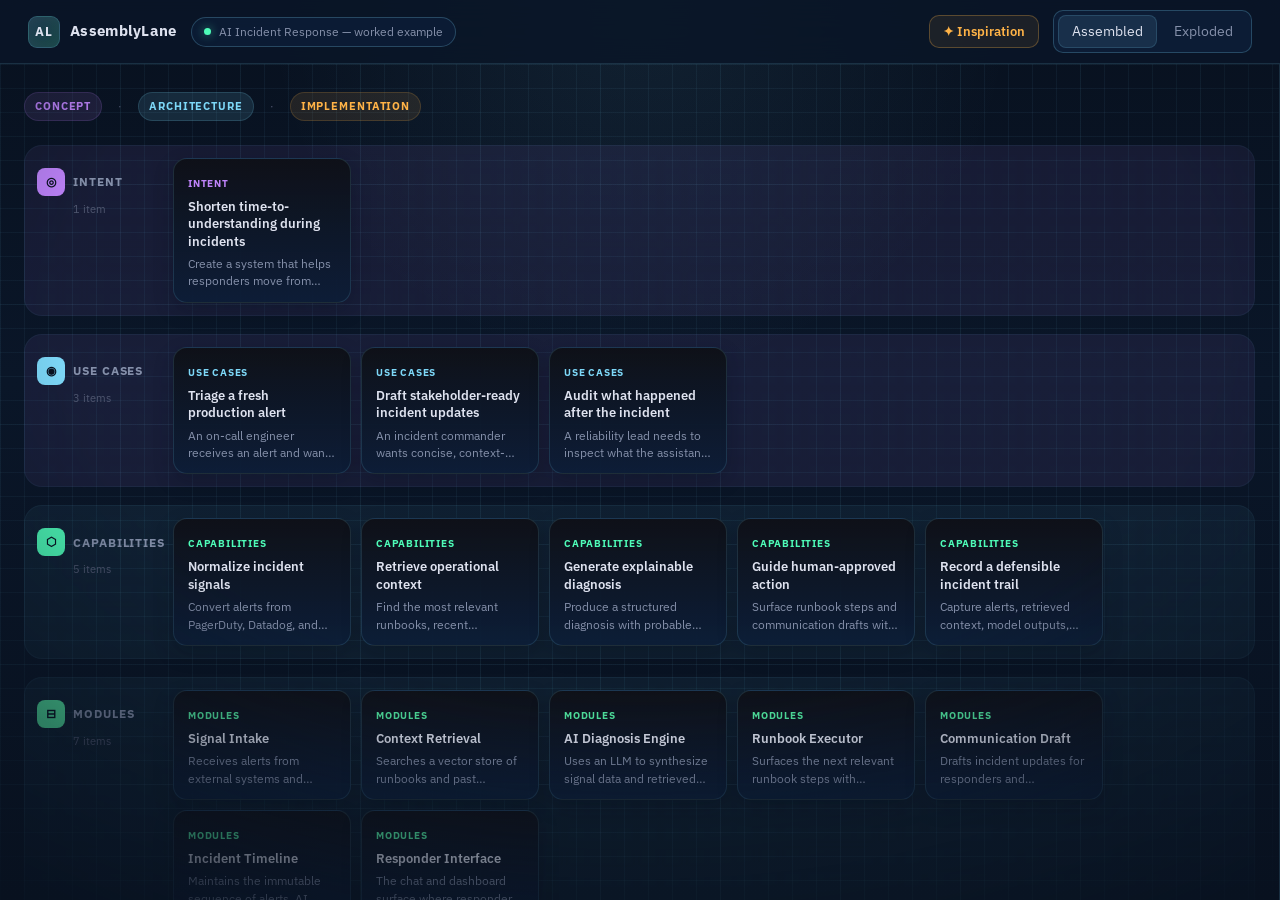
<file: index.html>
<!DOCTYPE html>
<html lang="en">
<head>
  <meta charset="UTF-8">
  <meta name="viewport" content="width=device-width, initial-scale=1.0">
  <title>AssemblyLane — Architecture as Journey</title>
  <link rel="preconnect" href="https://fonts.googleapis.com">
  <link rel="preconnect" href="https://fonts.gstatic.com" crossorigin>
  <link href="https://fonts.googleapis.com/css2?family=IBM+Plex+Mono:wght@400;500;600&family=IBM+Plex+Sans:wght@400;500;600;700&display=swap" rel="stylesheet">
  <link rel="stylesheet" href="style.css">
</head>
<body>

<div id="app">
  <header id="header">
    <div id="header-left">
      <div id="logo">
        <div id="logo-mark">AL</div>
        <span id="logo-name">AssemblyLane</span>
      </div>
      <div id="project-pill">
        <div id="project-pill-dot"></div>
        <span>AI Incident Response &mdash; worked example</span>
      </div>
    </div>

    <div id="header-right">
      <span id="thread-hint"></span>
      <button id="inspo-btn" title="Paste inspiration from Claude">✦ Inspiration</button>
      <div id="mode-toggle">
        <button class="mode-btn active" data-mode="assembled">Assembled</button>
        <button class="mode-btn" data-mode="exploded">Exploded</button>
      </div>
    </div>
  </header>

  <div id="inspo-backdrop" aria-hidden="true"></div>
  <div id="inspo-panel" role="dialog" aria-modal="true" aria-label="AI Inspiration">
    <div id="inspo-header">
      <div id="inspo-title">
        <div id="inspo-logo">✦</div>
        <span>AI Inspiration</span>
        <span id="inspo-source-tag">from Claude</span>
      </div>
      <button id="inspo-close" title="Close panel">✕</button>
    </div>

    <div id="inspo-input-area">
      <label id="inspo-label" for="inspo-textarea">Paste Claude's response below, then click Display.</label>
      <textarea id="inspo-textarea" placeholder="Paste inspiration from Claude here…" rows="8" spellcheck="false"></textarea>
      <div id="inspo-actions">
        <button id="inspo-render-btn" class="inspo-action-btn primary">Display</button>
        <button id="inspo-clear-btn" class="inspo-action-btn">Clear</button>
      </div>
    </div>

    <div id="inspo-output" hidden>
      <div id="inspo-output-header">
        <span id="inspo-output-label">Claude's Inspiration</span>
        <button id="inspo-edit-btn" class="inspo-action-btn">Edit</button>
      </div>
      <div id="inspo-output-content"></div>
    </div>
  </div>

  <div id="main">
    <div id="canvas">
      <svg id="connector-svg" aria-hidden="true"></svg>
      <div id="canvas-intro"></div>
      <div id="stage-container"></div>
      <div id="canvas-footer"></div>
    </div>

    <div id="detail-panel" role="complementary" aria-label="Node detail">
      <div id="detail-inner"></div>
    </div>
  </div>
</div>

<script src="data.js"></script>
<script src="app.js"></script>
</body>
</html>
</file>
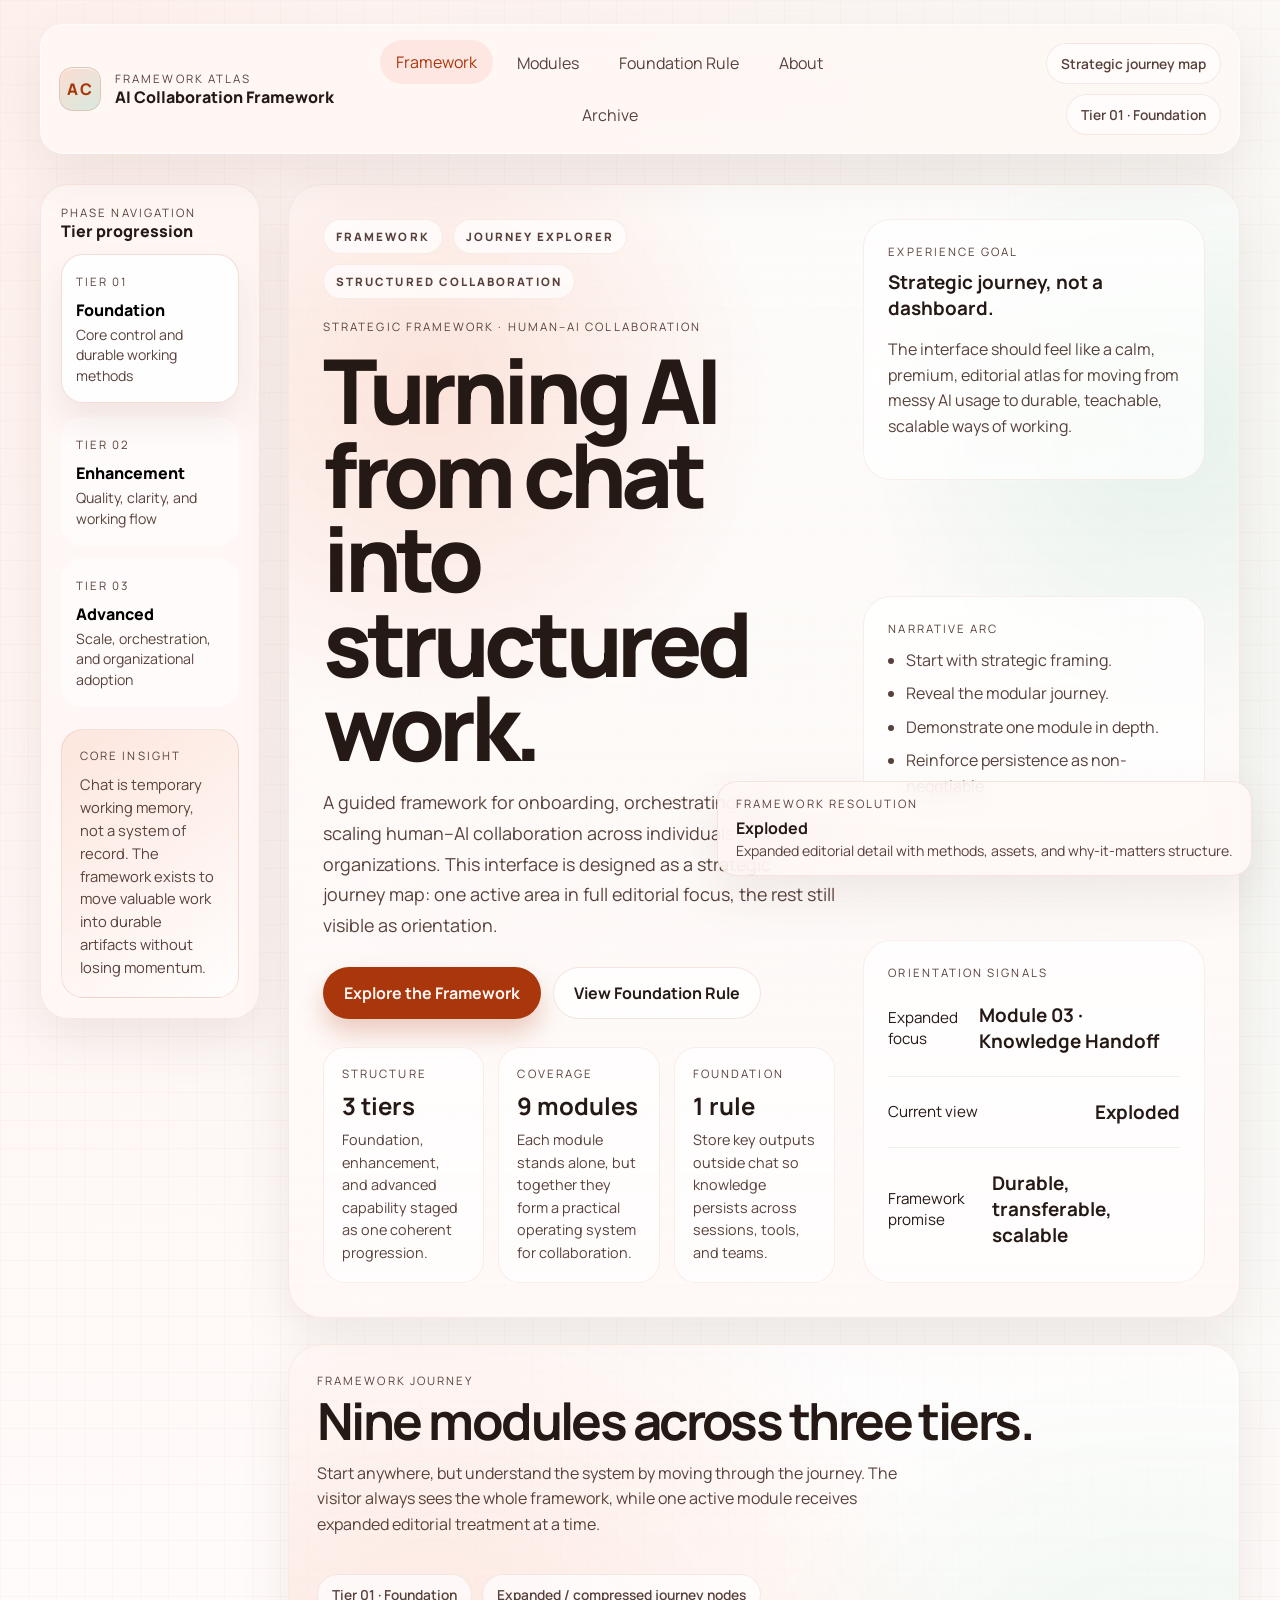
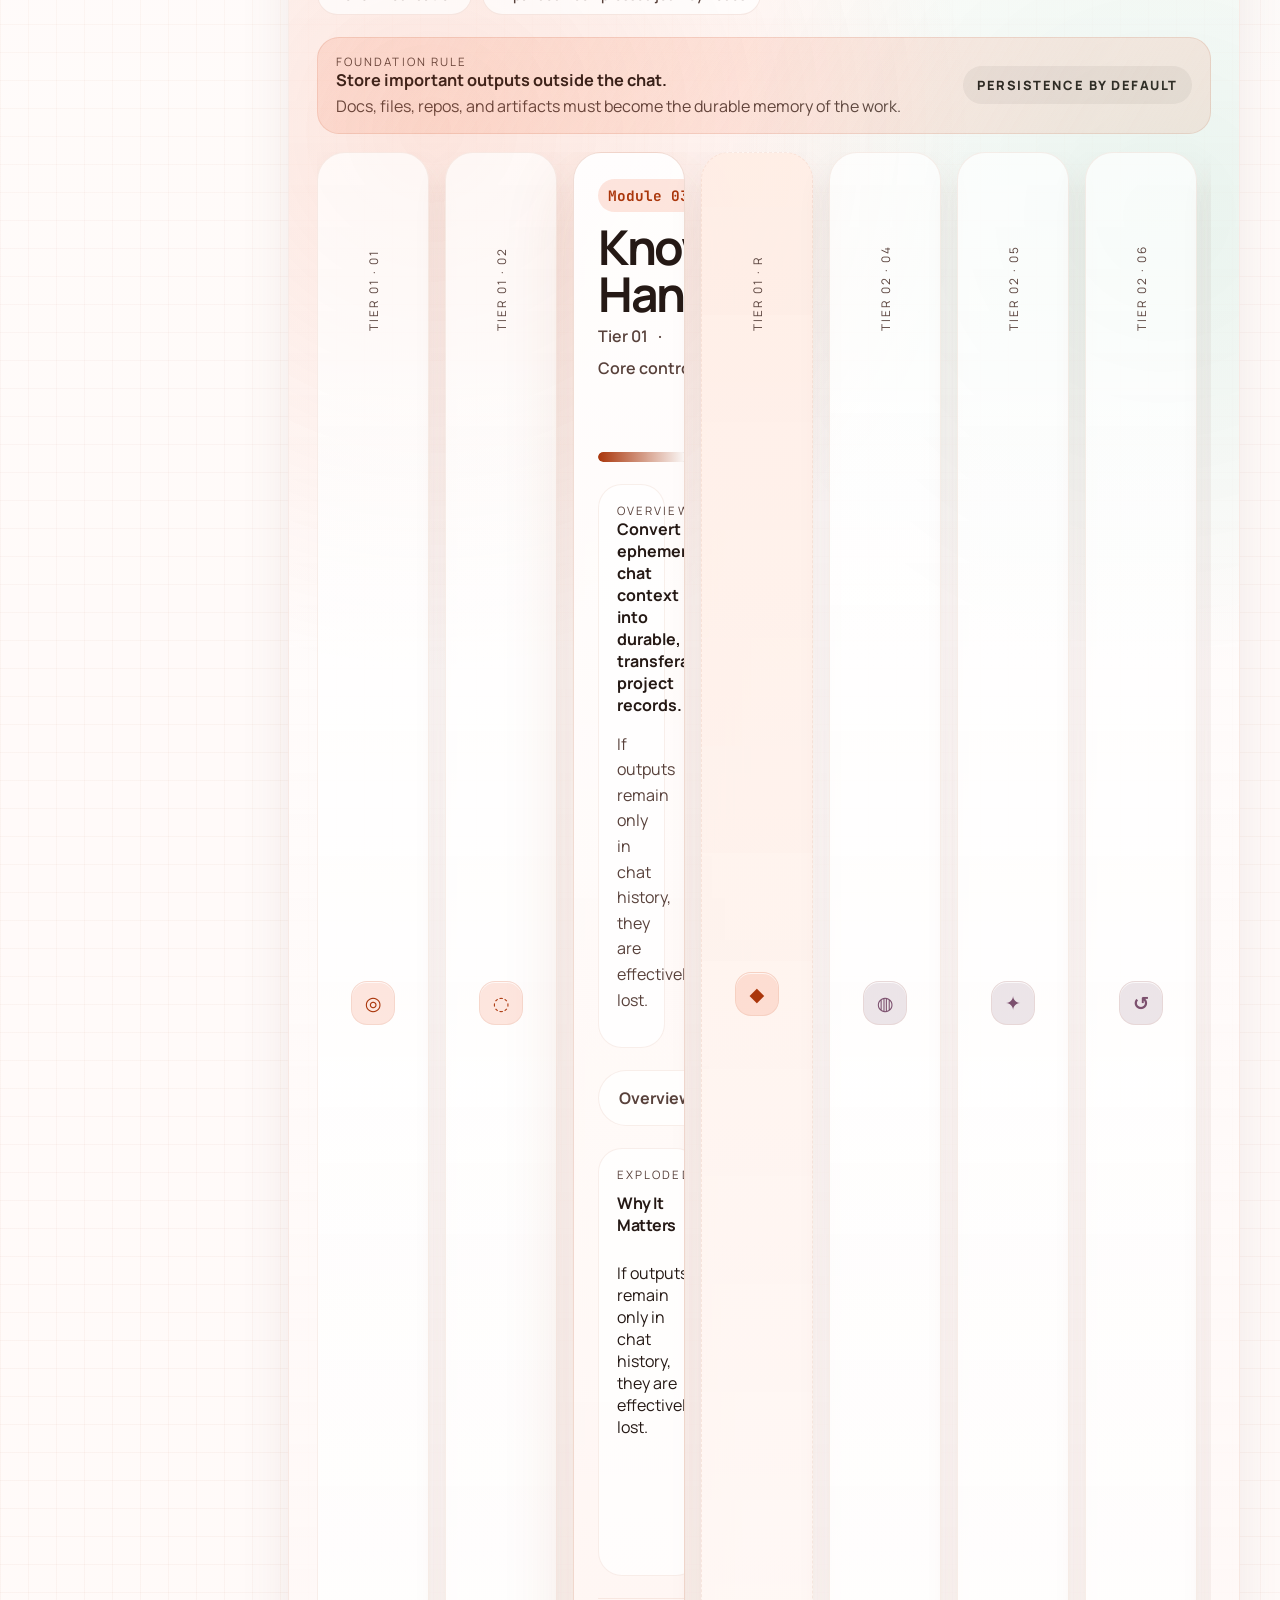
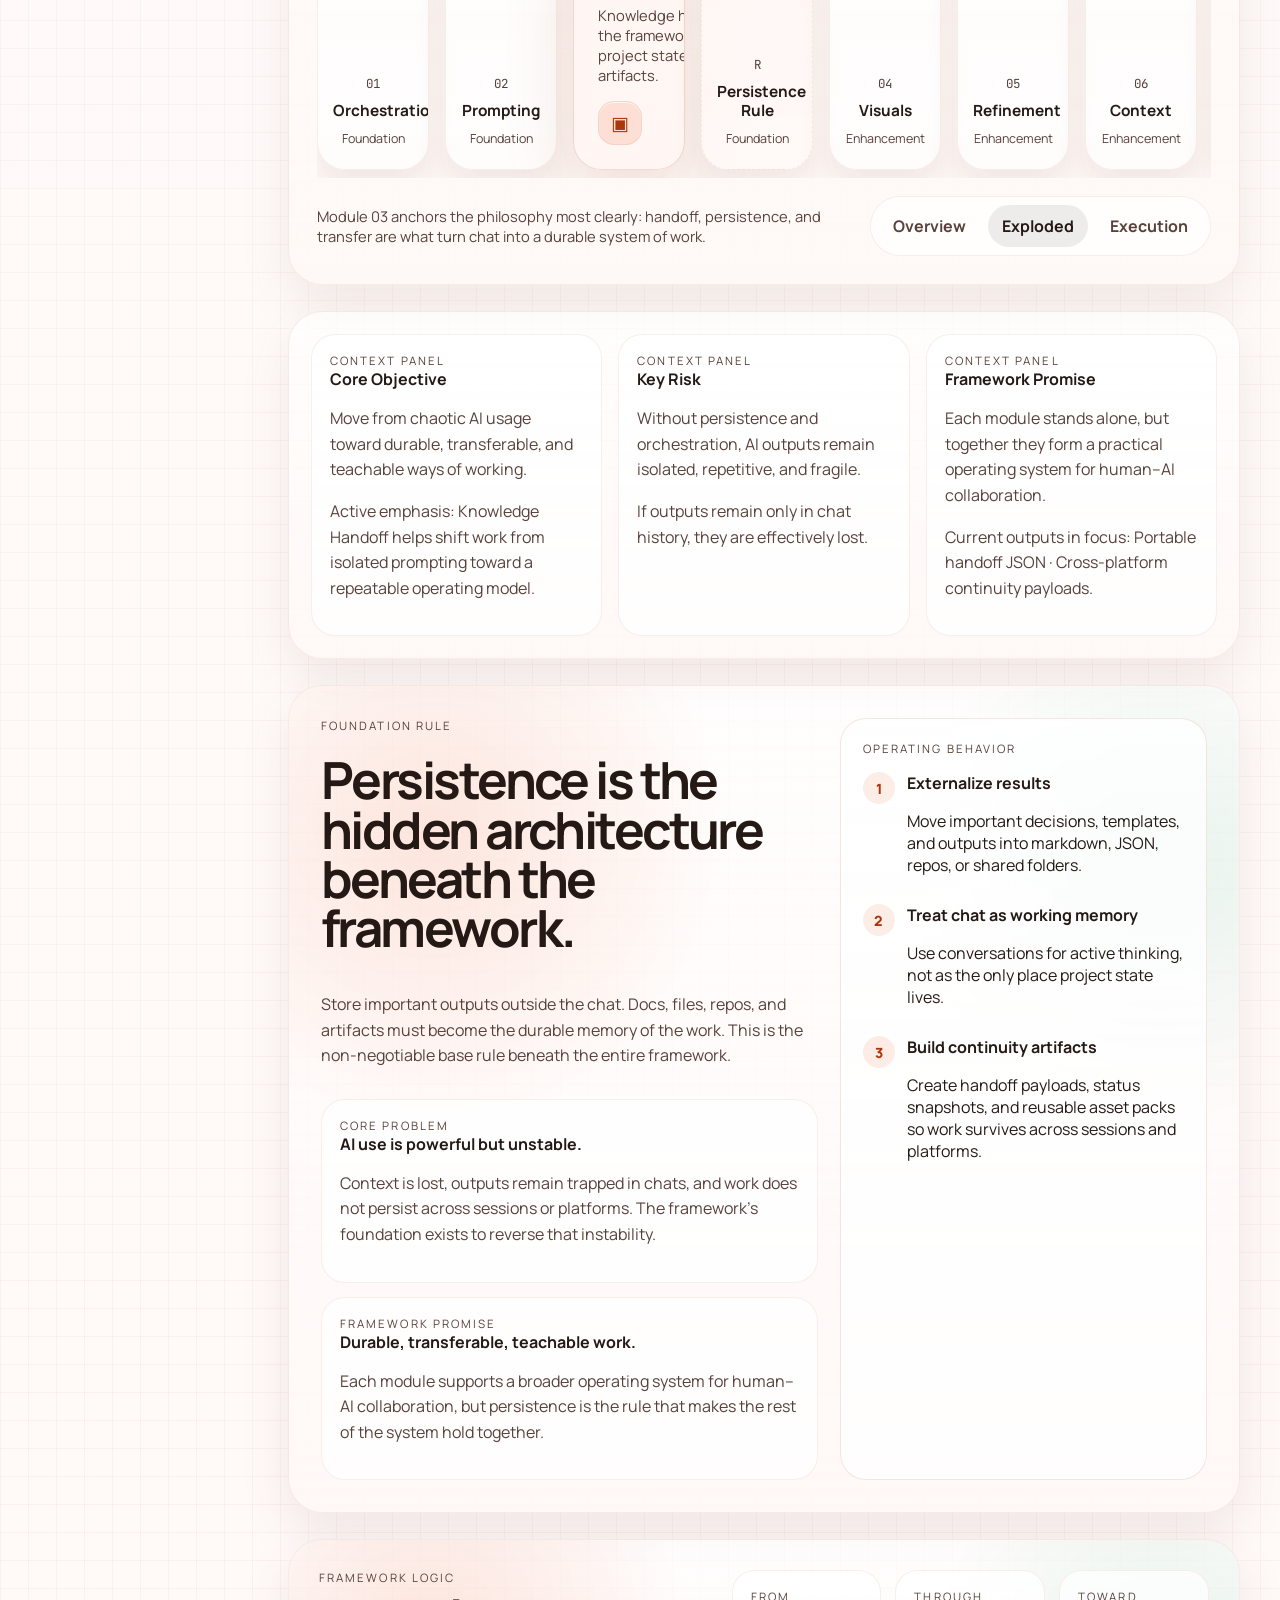
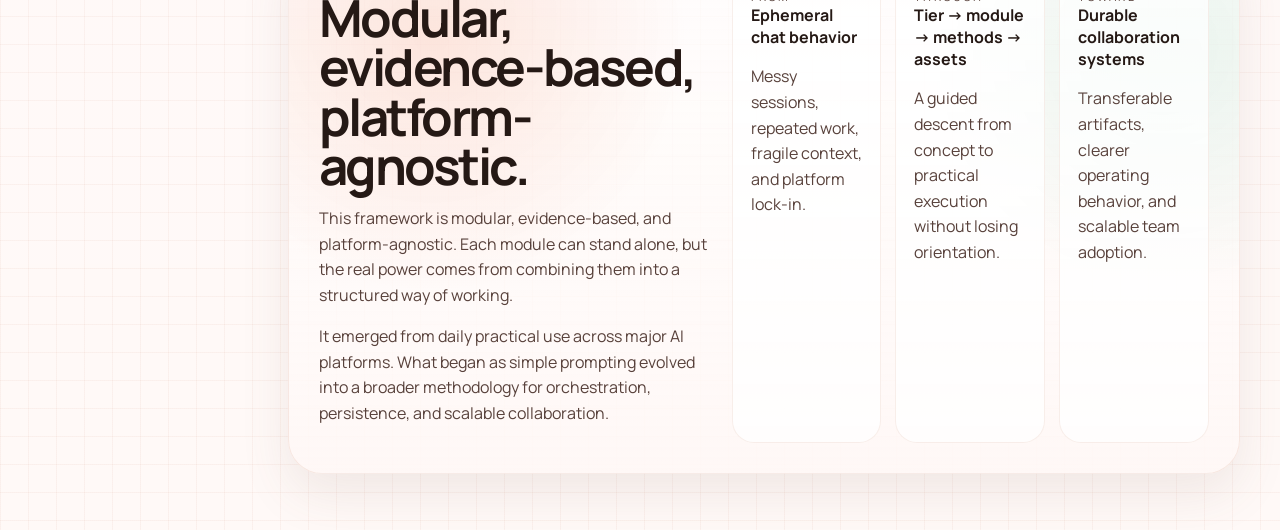
<file: ai-collaboration-framework-editorial.html>
<!DOCTYPE html>
<html lang="en">
<head>
  <meta charset="UTF-8" />
  <meta name="viewport" content="width=device-width, initial-scale=1.0" />
  <title>AI Collaboration Framework — Editorial Journey Explorer</title>
  <meta name="description" content="A premium editorial journey interface for the AI Collaboration Framework, turning AI from chat into structured work." />
  <link rel="preconnect" href="https://fonts.googleapis.com">
  <link rel="preconnect" href="https://fonts.gstatic.com" crossorigin>
  <link href="https://fonts.googleapis.com/css2?family=JetBrains+Mono:wght@400;500;600&family=Manrope:wght@400;500;600;700;800&display=swap" rel="stylesheet">
  <style>
    :root {
      --background: #fff8f6;
      --surface: rgba(255, 248, 246, 0.92);
      --surface-strong: #fff6f2;
      --surface-variant: #f5ddd7;
      --surface-container: #ffe9e3;
      --surface-container-high: #fbe3dc;
      --surface-container-highest: #f5ddd7;
      --text-primary: #251915;
      --text-secondary: #58413b;
      --outline: rgba(140, 113, 105, 0.45);
      --outline-variant: rgba(224, 191, 182, 0.82);
      --primary: #aa360b;
      --primary-container: #ef673b;
      --secondary: #7c506e;
      --secondary-container: rgba(255, 199, 234, 0.75);
      --tertiary: #805600;
      --tertiary-container: rgba(195, 133, 0, 0.25);
      --mint: #7fc8a9;
      --teal: #5da9a6;
      --shadow-soft: 0 20px 50px rgba(109, 75, 64, 0.10);
      --shadow-card: 0 18px 32px rgba(121, 71, 54, 0.10);
      --shadow-active: 0 28px 70px rgba(153, 67, 34, 0.16);
      --radius-xl: 34px;
      --radius-lg: 26px;
      --radius-md: 20px;
      --radius-sm: 16px;
      --content-width: min(1540px, calc(100vw - 80px));
      --grid-line: rgba(170, 54, 11, 0.05);
      --transition: 360ms cubic-bezier(0.22, 0.61, 0.36, 1);
    }

    * { box-sizing: border-box; }
    html { scroll-behavior: smooth; }
    body {
      margin: 0;
      font-family: 'Manrope', system-ui, sans-serif;
      color: var(--text-primary);
      background:
        linear-gradient(180deg, rgba(255,255,255,0.5), rgba(255,255,255,0.15)),
        linear-gradient(var(--grid-line) 1px, transparent 1px),
        linear-gradient(90deg, var(--grid-line) 1px, transparent 1px),
        radial-gradient(circle at top left, rgba(239, 103, 59, 0.15), transparent 28%),
        radial-gradient(circle at 85% 12%, rgba(127, 200, 169, 0.16), transparent 22%),
        var(--background);
      background-size: auto, 28px 28px, 28px 28px, auto, auto, auto;
      min-height: 100vh;
      overflow-x: hidden;
    }

    a { color: inherit; text-decoration: none; }
    button { font: inherit; }

    .page-shell {
      width: var(--content-width);
      margin: 0 auto;
      padding: 24px 0 56px;
      position: relative;
    }

    .topbar {
      position: sticky;
      top: 18px;
      z-index: 50;
      display: flex;
      align-items: center;
      justify-content: space-between;
      gap: 20px;
      padding: 16px 18px;
      border: 1px solid rgba(255,255,255,0.65);
      background: rgba(255, 248, 246, 0.74);
      backdrop-filter: blur(18px);
      border-radius: 24px;
      box-shadow: var(--shadow-soft);
      margin-bottom: 30px;
    }

    .brand {
      display: flex;
      align-items: center;
      gap: 14px;
      min-width: 0;
    }

    .brand-mark {
      width: 44px;
      height: 44px;
      border-radius: 14px;
      background: linear-gradient(145deg, rgba(239, 103, 59, 0.18), rgba(127, 200, 169, 0.30));
      border: 1px solid rgba(170, 54, 11, 0.16);
      display: grid;
      place-items: center;
      font-weight: 800;
      letter-spacing: 0.08em;
      color: var(--primary);
      box-shadow: inset 0 1px 0 rgba(255,255,255,0.7);
    }

    .brand-copy { min-width: 0; }
    .brand-label,
    .eyebrow,
    .section-label,
    .tiny-kicker,
    .chip,
    .metric-label,
    .rail-item .tier-label {
      text-transform: uppercase;
      letter-spacing: 0.18em;
      font-size: 0.72rem;
      color: var(--text-secondary);
    }

    .brand-title {
      font-size: 1rem;
      font-weight: 800;
      white-space: nowrap;
    }

    .nav-links {
      display: flex;
      align-items: center;
      gap: 8px;
      flex-wrap: wrap;
      justify-content: center;
    }

    .nav-links a {
      padding: 11px 16px;
      border-radius: 999px;
      color: var(--text-secondary);
      transition: background var(--transition), color var(--transition), transform var(--transition);
    }

    .nav-links a:hover,
    .nav-links a.active {
      background: rgba(239, 103, 59, 0.10);
      color: var(--primary);
      transform: translateY(-1px);
    }

    .topbar-meta {
      display: flex;
      align-items: center;
      gap: 10px;
      flex-wrap: wrap;
      justify-content: flex-end;
    }

    .meta-pill {
      padding: 10px 14px;
      border-radius: 999px;
      border: 1px solid rgba(170, 54, 11, 0.10);
      background: rgba(255,255,255,0.55);
      color: var(--text-secondary);
      font-size: 0.86rem;
      font-weight: 600;
    }

    .layout {
      display: grid;
      grid-template-columns: 220px minmax(0, 1fr);
      gap: 28px;
      align-items: start;
    }

    .side-rail {
      position: sticky;
      top: 126px;
      padding: 20px;
      border-radius: 28px;
      background: rgba(255, 248, 246, 0.82);
      border: 1px solid rgba(170, 54, 11, 0.09);
      box-shadow: var(--shadow-soft);
      backdrop-filter: blur(12px);
    }

    .side-rail-header {
      display: flex;
      justify-content: space-between;
      align-items: center;
      margin-bottom: 14px;
    }

    .side-rail-title {
      font-size: 1rem;
      font-weight: 800;
    }

    .rail-list {
      display: grid;
      gap: 12px;
      margin-bottom: 22px;
    }

    .rail-item {
      width: 100%;
      border: 1px solid transparent;
      border-radius: 22px;
      padding: 14px 14px 16px;
      background: rgba(255,255,255,0.45);
      text-align: left;
      cursor: pointer;
      transition: transform var(--transition), box-shadow var(--transition), border-color var(--transition), background var(--transition);
    }

    .rail-item:hover,
    .rail-item.active {
      transform: translateY(-2px);
      border-color: rgba(170, 54, 11, 0.16);
      box-shadow: var(--shadow-card);
      background: rgba(255,255,255,0.88);
    }

    .rail-item .tier-name {
      display: block;
      font-size: 1rem;
      font-weight: 800;
      margin: 8px 0 4px;
    }

    .rail-item .tier-desc {
      display: block;
      color: var(--text-secondary);
      font-size: 0.88rem;
      line-height: 1.45;
    }

    .side-note {
      border-radius: 22px;
      padding: 18px;
      background: linear-gradient(145deg, rgba(239,103,59,0.12), rgba(255,255,255,0.72));
      border: 1px solid rgba(170, 54, 11, 0.12);
    }

    .side-note p {
      margin: 10px 0 0;
      color: var(--text-secondary);
      line-height: 1.55;
      font-size: 0.92rem;
    }

    .content {
      display: grid;
      gap: 26px;
    }

    .hero,
    .journey-shell,
    .context-grid,
    .foundation-banner,
    .framework-note {
      position: relative;
      border-radius: var(--radius-xl);
      border: 1px solid rgba(170, 54, 11, 0.09);
      background: linear-gradient(180deg, rgba(255,255,255,0.66), rgba(255,248,246,0.86));
      box-shadow: var(--shadow-soft);
      overflow: hidden;
    }

    .hero {
      padding: 34px;
      min-height: 420px;
      display: grid;
      grid-template-columns: minmax(0, 1.2fr) minmax(320px, 0.8fr);
      gap: 28px;
    }

    .hero::before,
    .journey-shell::before,
    .foundation-banner::before,
    .framework-note::before {
      content: "";
      position: absolute;
      inset: 0;
      background:
        radial-gradient(circle at 15% 18%, rgba(239,103,59,0.16), transparent 28%),
        radial-gradient(circle at 92% 22%, rgba(127,200,169,0.18), transparent 24%);
      pointer-events: none;
    }

    .hero-content,
    .hero-aside,
    .journey-header,
    .journey-viewport,
    .journey-footer,
    .foundation-inner,
    .framework-note-inner {
      position: relative;
      z-index: 1;
    }

    .breadcrumb {
      display: flex;
      gap: 10px;
      flex-wrap: wrap;
      margin-bottom: 20px;
    }

    .chip {
      padding: 9px 12px;
      border-radius: 999px;
      background: rgba(255,255,255,0.7);
      border: 1px solid rgba(170, 54, 11, 0.08);
      font-weight: 800;
    }

    .hero h1 {
      margin: 14px 0 16px;
      font-size: clamp(3.6rem, 7vw, 6.8rem);
      line-height: 0.94;
      letter-spacing: -0.06em;
      font-weight: 800;
      max-width: 13ch;
    }

    .hero .lede {
      max-width: 60ch;
      font-size: 1.12rem;
      line-height: 1.72;
      color: var(--text-secondary);
      margin-bottom: 26px;
    }

    .hero-actions {
      display: flex;
      flex-wrap: wrap;
      gap: 12px;
      margin-bottom: 28px;
    }

    .hero-btn {
      padding: 14px 20px;
      border-radius: 999px;
      border: 1px solid transparent;
      cursor: pointer;
      transition: transform var(--transition), box-shadow var(--transition), background var(--transition), border-color var(--transition);
      font-weight: 700;
    }

    .hero-btn.primary {
      background: var(--primary);
      color: #fff8f6;
      box-shadow: 0 14px 26px rgba(170, 54, 11, 0.24);
    }

    .hero-btn.secondary {
      background: rgba(255,255,255,0.72);
      color: var(--text-primary);
      border-color: rgba(170, 54, 11, 0.12);
    }

    .hero-btn:hover { transform: translateY(-2px); }

    .hero-stats {
      display: grid;
      grid-template-columns: repeat(3, minmax(0, 1fr));
      gap: 14px;
    }

    .hero-stat {
      padding: 18px;
      border-radius: 22px;
      background: rgba(255,255,255,0.68);
      border: 1px solid rgba(170, 54, 11, 0.08);
    }

    .hero-stat strong {
      display: block;
      font-size: 1.5rem;
      margin: 8px 0 6px;
    }

    .hero-stat span {
      color: var(--text-secondary);
      font-size: 0.9rem;
      line-height: 1.5;
    }

    .hero-aside {
      display: grid;
      gap: 16px;
      align-content: space-between;
    }

    .aside-card {
      border-radius: 28px;
      padding: 24px;
      background: rgba(255,255,255,0.72);
      border: 1px solid rgba(170, 54, 11, 0.08);
    }

    .aside-card strong {
      display: block;
      font-size: 1.18rem;
      margin: 10px 0;
    }

    .aside-card p,
    .aside-card li,
    .foundation-copy p,
    .framework-note p,
    .journey-header p,
    .context-card p,
    .module-col li,
    .module-summary p,
    .module-meta-copy p {
      color: var(--text-secondary);
      line-height: 1.6;
    }

    .aside-card ul,
    .module-col ul {
      padding-left: 18px;
      margin: 12px 0 0;
      display: grid;
      gap: 8px;
    }

    .signal-line {
      display: flex;
      align-items: center;
      justify-content: space-between;
      gap: 12px;
      padding: 12px 0;
      border-bottom: 1px solid rgba(170, 54, 11, 0.08);
      font-size: 0.95rem;
    }

    .signal-line:last-child { border-bottom: 0; padding-bottom: 0; }

    .journey-shell {
      padding: 28px;
    }

    .journey-header {
      display: flex;
      justify-content: space-between;
      gap: 20px;
      align-items: end;
      margin-bottom: 22px;
      flex-wrap: wrap;
    }

    .journey-header h2,
    .foundation-copy h2,
    .framework-note h2 {
      margin: 8px 0 10px;
      font-size: clamp(2rem, 4vw, 3.6rem);
      line-height: 0.96;
      letter-spacing: -0.05em;
    }

    .journey-header .intro {
      max-width: 58ch;
    }

    .journey-meta {
      display: flex;
      gap: 10px;
      flex-wrap: wrap;
    }

    .journey-meta .meta-pill { background: rgba(255,255,255,0.7); }

    .persistence-ribbon {
      display: flex;
      align-items: center;
      justify-content: space-between;
      gap: 14px;
      border-radius: 22px;
      padding: 16px 18px;
      margin-bottom: 18px;
      background: linear-gradient(120deg, rgba(239, 103, 59, 0.14), rgba(255, 233, 227, 0.96));
      border: 1px solid rgba(170, 54, 11, 0.12);
    }

    .persistence-ribbon strong {
      display: block;
      font-size: 1.02rem;
      margin-bottom: 4px;
    }

    .ribbon-badge {
      padding: 10px 14px;
      border-radius: 999px;
      background: rgba(37, 25, 21, 0.06);
      font-size: 0.8rem;
      font-weight: 800;
      letter-spacing: 0.12em;
      text-transform: uppercase;
      white-space: nowrap;
    }

    .journey-viewport {
      overflow-x: auto;
      padding-bottom: 8px;
      scrollbar-width: thin;
      scrollbar-color: rgba(170,54,11,0.18) transparent;
    }

    .journey-track {
      min-height: 560px;
      display: flex;
      gap: 16px;
      align-items: stretch;
      min-width: 1180px;
    }

    .module-card {
      position: relative;
      border: 1px solid rgba(170, 54, 11, 0.08);
      background: rgba(255,255,255,0.68);
      border-radius: 28px;
      overflow: hidden;
      box-shadow: var(--shadow-card);
      transition:
        flex 420ms cubic-bezier(0.2, 0.7, 0.2, 1),
        transform var(--transition),
        box-shadow var(--transition),
        border-color var(--transition),
        background var(--transition);
      cursor: pointer;
      display: flex;
      min-width: 112px;
      flex: 0.76 0 0;
    }

    .module-card:hover {
      transform: translateY(-4px);
      box-shadow: 0 24px 50px rgba(121, 71, 54, 0.14);
    }

    .module-card.active {
      flex: 4.8 0 0;
      border-color: rgba(170, 54, 11, 0.16);
      background: linear-gradient(180deg, rgba(255,255,255,0.92), rgba(255,244,240,0.92));
      box-shadow: var(--shadow-active);
    }

    .module-card.foundation-rule {
      border-style: dashed;
      background: linear-gradient(180deg, rgba(255, 238, 230, 0.98), rgba(255, 247, 244, 0.92));
    }

    .module-card::after {
      content: "";
      position: absolute;
      inset: 0;
      background: linear-gradient(180deg, transparent 0%, rgba(255,255,255,0.14) 100%);
      pointer-events: none;
    }

    .module-card[data-tier='foundation'] { --module-accent: var(--primary); --module-soft: rgba(239, 103, 59, 0.16); }
    .module-card[data-tier='enhancement'] { --module-accent: var(--secondary); --module-soft: rgba(124, 80, 110, 0.14); }
    .module-card[data-tier='advanced'] { --module-accent: var(--tertiary); --module-soft: rgba(195, 133, 0, 0.15); }

    .module-compressed,
    .module-expanded {
      position: relative;
      z-index: 1;
      width: 100%;
    }

    .module-compressed {
      padding: 18px 12px 22px;
      display: grid;
      align-content: space-between;
      justify-items: center;
      gap: 16px;
    }

    .module-card.active .module-compressed { display: none; }

    .module-kicker {
      writing-mode: vertical-rl;
      transform: rotate(180deg);
      display: inline-flex;
      align-items: center;
      gap: 8px;
      font-size: 0.74rem;
      letter-spacing: 0.18em;
      text-transform: uppercase;
      color: var(--text-secondary);
      min-height: 160px;
    }

    .module-icon {
      width: 44px;
      height: 44px;
      border-radius: 16px;
      display: grid;
      place-items: center;
      background: var(--module-soft);
      color: var(--module-accent);
      font-size: 1.2rem;
      font-weight: 800;
      border: 1px solid rgba(170, 54, 11, 0.08);
      box-shadow: inset 0 1px 0 rgba(255,255,255,0.72);
    }

    .module-short {
      display: grid;
      gap: 10px;
      justify-items: center;
      text-align: center;
    }

    .module-short .module-id {
      font-family: 'JetBrains Mono', monospace;
      font-size: 0.78rem;
      color: var(--text-secondary);
    }

    .module-short strong {
      font-size: 0.96rem;
      max-width: 8ch;
      line-height: 1.2;
    }

    .module-short span {
      font-size: 0.78rem;
      color: var(--text-secondary);
      max-width: 10ch;
    }

    .module-expanded {
      display: none;
      padding: 24px;
      height: 100%;
    }

    .module-card.active .module-expanded {
      display: grid;
      gap: 22px;
      grid-template-rows: auto auto 1fr auto;
    }

    .module-topline {
      display: flex;
      justify-content: space-between;
      gap: 16px;
      align-items: start;
      flex-wrap: wrap;
    }

    .module-title-wrap {
      display: grid;
      gap: 8px;
      min-width: 0;
    }

    .module-title-row {
      display: flex;
      align-items: center;
      gap: 14px;
      flex-wrap: wrap;
    }

    .module-number {
      font-family: 'JetBrains Mono', monospace;
      font-size: 0.9rem;
      color: var(--module-accent);
      padding: 7px 10px;
      border-radius: 999px;
      background: var(--module-soft);
      font-weight: 700;
    }

    .module-title {
      font-size: clamp(1.9rem, 4vw, 3rem);
      line-height: 0.98;
      letter-spacing: -0.05em;
      margin: 0;
    }

    .module-tier-line {
      display: flex;
      gap: 10px;
      flex-wrap: wrap;
      align-items: center;
      color: var(--text-secondary);
      font-weight: 600;
    }

    .module-progress {
      min-width: 200px;
      display: grid;
      gap: 10px;
      justify-items: end;
    }

    .module-progress .metric-label { text-align: right; }

    .progress-track {
      width: 220px;
      max-width: 100%;
      height: 10px;
      border-radius: 999px;
      background: rgba(37, 25, 21, 0.08);
      overflow: hidden;
    }

    .progress-bar {
      height: 100%;
      border-radius: inherit;
      background: linear-gradient(90deg, var(--module-accent), rgba(255,255,255,0.82));
    }

    .module-summary {
      display: grid;
      grid-template-columns: minmax(0, 1.15fr) minmax(250px, 0.85fr);
      gap: 20px;
      align-items: start;
    }

    .summary-card,
    .meta-mini-card,
    .context-card {
      border-radius: 24px;
      border: 1px solid rgba(170, 54, 11, 0.08);
      background: rgba(255,255,255,0.78);
      padding: 18px;
    }

    .summary-card strong,
    .meta-mini-card strong,
    .context-card strong {
      display: block;
      margin-bottom: 8px;
      font-size: 1rem;
    }

    .summary-grid {
      display: grid;
      gap: 14px;
    }

    .view-switcher {
      display: inline-flex;
      align-items: center;
      gap: 8px;
      padding: 6px;
      border-radius: 999px;
      background: rgba(255,255,255,0.75);
      border: 1px solid rgba(170, 54, 11, 0.08);
      width: fit-content;
    }

    .view-btn {
      border: 0;
      padding: 10px 14px;
      border-radius: 999px;
      background: transparent;
      color: var(--text-secondary);
      font-weight: 700;
      cursor: pointer;
      transition: background var(--transition), color var(--transition), transform var(--transition);
    }

    .view-btn:hover { transform: translateY(-1px); }

    .view-btn.active {
      background: var(--module-soft);
      color: var(--module-accent);
    }

    .module-columns {
      display: grid;
      grid-template-columns: repeat(3, minmax(0, 1fr));
      gap: 16px;
      min-height: 220px;
    }

    .module-col {
      border-radius: 24px;
      padding: 18px;
      background: rgba(255,255,255,0.76);
      border: 1px solid rgba(170, 54, 11, 0.08);
      display: grid;
      align-content: start;
      gap: 10px;
    }

    .module-col h3 {
      margin: 0;
      font-size: 1rem;
      letter-spacing: -0.03em;
    }

    .module-col ul { margin-top: 2px; }

    .module-footer {
      display: flex;
      justify-content: space-between;
      gap: 16px;
      align-items: center;
      flex-wrap: wrap;
      padding-top: 6px;
      border-top: 1px solid rgba(170, 54, 11, 0.08);
    }

    .module-footer-note {
      color: var(--text-secondary);
      font-size: 0.92rem;
      max-width: 58ch;
    }

    .tier-pill {
      padding: 10px 14px;
      border-radius: 999px;
      font-size: 0.8rem;
      font-weight: 800;
      letter-spacing: 0.12em;
      text-transform: uppercase;
      background: var(--module-soft);
      color: var(--module-accent);
    }

    .journey-footer {
      display: flex;
      align-items: center;
      justify-content: space-between;
      gap: 14px;
      margin-top: 18px;
      flex-wrap: wrap;
    }

    .zoom-indicator {
      display: inline-flex;
      align-items: center;
      gap: 8px;
      padding: 8px;
      border-radius: 999px;
      background: rgba(255,255,255,0.76);
      border: 1px solid rgba(170, 54, 11, 0.08);
    }

    .zoom-indicator button {
      border: 0;
      border-radius: 999px;
      padding: 10px 14px;
      background: transparent;
      color: var(--text-secondary);
      cursor: pointer;
      font-weight: 700;
      transition: background var(--transition), color var(--transition);
    }

    .zoom-indicator button.active {
      background: rgba(37, 25, 21, 0.08);
      color: var(--text-primary);
    }

    .context-grid {
      display: grid;
      grid-template-columns: repeat(3, minmax(0, 1fr));
      gap: 16px;
      padding: 22px;
    }

    .context-card {
      min-height: 170px;
      transition: transform var(--transition), box-shadow var(--transition);
    }

    .context-card:hover {
      transform: translateY(-4px);
      box-shadow: var(--shadow-card);
    }

    .foundation-banner {
      padding: 32px;
    }

    .foundation-inner {
      display: grid;
      grid-template-columns: minmax(0, 1.15fr) minmax(280px, 0.85fr);
      gap: 22px;
      align-items: stretch;
    }

    .foundation-copy {
      display: grid;
      gap: 14px;
    }

    .foundation-rule-card {
      border-radius: 26px;
      padding: 22px;
      background: rgba(255,255,255,0.78);
      border: 1px solid rgba(170, 54, 11, 0.12);
      display: grid;
      gap: 16px;
      align-content: start;
    }

    .rule-steps {
      display: grid;
      gap: 12px;
    }

    .rule-step {
      display: grid;
      grid-template-columns: 32px 1fr;
      gap: 12px;
      align-items: start;
    }

    .rule-step .step-index {
      width: 32px;
      height: 32px;
      border-radius: 50%;
      background: rgba(239, 103, 59, 0.12);
      display: grid;
      place-items: center;
      color: var(--primary);
      font-weight: 800;
      font-size: 0.88rem;
    }

    .framework-note {
      padding: 30px;
    }

    .framework-note-inner {
      display: grid;
      grid-template-columns: minmax(0, 0.9fr) minmax(0, 1.1fr);
      gap: 22px;
      align-items: stretch;
    }

    .framework-pillars {
      display: grid;
      grid-template-columns: repeat(3, minmax(0, 1fr));
      gap: 14px;
    }

    .pillar {
      border-radius: 22px;
      border: 1px solid rgba(170, 54, 11, 0.08);
      background: rgba(255,255,255,0.76);
      padding: 18px;
    }

    .pillar strong {
      display: block;
      margin-bottom: 8px;
    }

    .floating-status {
      position: fixed;
      right: 28px;
      bottom: 24px;
      z-index: 60;
      padding: 14px 18px;
      border-radius: 20px;
      background: rgba(255, 248, 246, 0.84);
      border: 1px solid rgba(170, 54, 11, 0.10);
      box-shadow: var(--shadow-soft);
      backdrop-filter: blur(14px);
      min-width: 240px;
    }

    .floating-status strong {
      display: block;
      margin-top: 6px;
      font-size: 1rem;
    }

    .floating-status span { color: var(--text-secondary); font-size: 0.88rem; }

    @media (max-width: 1260px) {
      .layout { grid-template-columns: 1fr; }
      .side-rail {
        position: static;
        display: grid;
        grid-template-columns: minmax(0, 1fr) minmax(0, 1fr);
        gap: 18px;
      }
      .rail-list { margin-bottom: 0; }
    }

    @media (max-width: 1080px) {
      .page-shell { width: min(calc(100vw - 28px), 100%); }
      .topbar { top: 10px; border-radius: 20px; }
      .hero,
      .foundation-inner,
      .framework-note-inner,
      .module-summary,
      .context-grid { grid-template-columns: 1fr; }
      .hero-stats,
      .framework-pillars,
      .module-columns { grid-template-columns: 1fr; }
      .journey-track { min-width: 980px; min-height: 620px; }
    }

    @media (max-width: 780px) {
      body { background-size: auto, 20px 20px, 20px 20px, auto, auto, auto; }
      .topbar { padding: 14px; }
      .nav-links { display: none; }
      .topbar-meta { justify-content: flex-start; }
      .hero { padding: 24px; min-height: auto; }
      .journey-shell,
      .foundation-banner,
      .framework-note { padding: 22px; }
      .side-rail { grid-template-columns: 1fr; }
      .journey-viewport { overflow-x: visible; }
      .journey-track {
        min-width: 0;
        min-height: 0;
        display: grid;
        gap: 14px;
      }
      .module-card,
      .module-card.active {
        flex: none;
        min-width: 0;
        display: block;
      }
      .module-compressed {
        padding: 18px;
        grid-template-columns: auto 1fr auto;
        align-items: center;
        justify-items: start;
      }
      .module-kicker {
        writing-mode: initial;
        transform: none;
        min-height: 0;
      }
      .module-short {
        justify-items: start;
        text-align: left;
      }
      .module-short strong,
      .module-short span { max-width: none; }
      .module-card:not(.active) .module-expanded { display: none !important; }
      .context-grid { padding: 18px; }
      .floating-status {
        position: static;
        margin-top: 18px;
        width: 100%;
      }
    }
  </style>
</head>
<body>
  <div class="page-shell">
    <header class="topbar">
      <div class="brand">
        <div class="brand-mark">AC</div>
        <div class="brand-copy">
          <div class="brand-label">Framework Atlas</div>
          <div class="brand-title">AI Collaboration Framework</div>
        </div>
      </div>
      <nav class="nav-links" aria-label="Primary">
        <a href="#journey" class="active">Framework</a>
        <a href="#journey">Modules</a>
        <a href="#foundation-rule">Foundation Rule</a>
        <a href="#framework-note">About</a>
        <a href="#framework-note">Archive</a>
      </nav>
      <div class="topbar-meta">
        <div class="meta-pill">Strategic journey map</div>
        <div class="meta-pill" id="activeTierPill">Tier 01 · Foundation</div>
      </div>
    </header>

    <div class="layout">
      <aside class="side-rail">
        <div>
          <div class="side-rail-header">
            <div>
              <div class="section-label">Phase Navigation</div>
              <div class="side-rail-title">Tier progression</div>
            </div>
          </div>
          <div class="rail-list" id="tierNav"></div>
        </div>
        <div class="side-note">
          <div class="tiny-kicker">Core Insight</div>
          <p>Chat is temporary working memory, not a system of record. The framework exists to move valuable work into durable artifacts without losing momentum.</p>
        </div>
      </aside>

      <main class="content">
        <section class="hero" id="hero">
          <div class="hero-content">
            <div class="breadcrumb">
              <span class="chip">Framework</span>
              <span class="chip">Journey Explorer</span>
              <span class="chip">Structured Collaboration</span>
            </div>
            <div class="eyebrow">Strategic Framework · Human–AI Collaboration</div>
            <h1>Turning AI from chat into structured work.</h1>
            <p class="lede">A guided framework for onboarding, orchestrating, and scaling human–AI collaboration across individuals, teams, and organizations. This interface is designed as a strategic journey map: one active area in full editorial focus, the rest still visible as orientation.</p>
            <div class="hero-actions">
              <a class="hero-btn primary" href="#journey">Explore the Framework</a>
              <a class="hero-btn secondary" href="#foundation-rule">View Foundation Rule</a>
            </div>
            <div class="hero-stats">
              <div class="hero-stat">
                <div class="metric-label">Structure</div>
                <strong>3 tiers</strong>
                <span>Foundation, enhancement, and advanced capability staged as one coherent progression.</span>
              </div>
              <div class="hero-stat">
                <div class="metric-label">Coverage</div>
                <strong>9 modules</strong>
                <span>Each module stands alone, but together they form a practical operating system for collaboration.</span>
              </div>
              <div class="hero-stat">
                <div class="metric-label">Foundation</div>
                <strong>1 rule</strong>
                <span>Store key outputs outside chat so knowledge persists across sessions, tools, and teams.</span>
              </div>
            </div>
          </div>
          <div class="hero-aside">
            <div class="aside-card">
              <div class="tiny-kicker">Experience Goal</div>
              <strong>Strategic journey, not a dashboard.</strong>
              <p>The interface should feel like a calm, premium, editorial atlas for moving from messy AI usage to durable, teachable, scalable ways of working.</p>
            </div>
            <div class="aside-card">
              <div class="tiny-kicker">Narrative Arc</div>
              <ul>
                <li>Start with strategic framing.</li>
                <li>Reveal the modular journey.</li>
                <li>Demonstrate one module in depth.</li>
                <li>Reinforce persistence as non-negotiable.</li>
              </ul>
            </div>
            <div class="aside-card">
              <div class="tiny-kicker">Orientation Signals</div>
              <div class="signal-line"><span>Expanded focus</span><strong id="heroActiveModule">Module 03 · Knowledge Handoff</strong></div>
              <div class="signal-line"><span>Current view</span><strong id="heroActiveMode">Exploded</strong></div>
              <div class="signal-line"><span>Framework promise</span><strong>Durable, transferable, scalable</strong></div>
            </div>
          </div>
        </section>

        <section class="journey-shell" id="journey">
          <div class="journey-header">
            <div>
              <div class="section-label">Framework Journey</div>
              <h2>Nine modules across three tiers.</h2>
              <p class="intro">Start anywhere, but understand the system by moving through the journey. The visitor always sees the whole framework, while one active module receives expanded editorial treatment at a time.</p>
            </div>
            <div class="journey-meta">
              <div class="meta-pill" id="journeyTierMeta">Tier 01 · Foundation</div>
              <div class="meta-pill">Expanded / compressed journey nodes</div>
            </div>
          </div>

          <div class="persistence-ribbon">
            <div>
              <div class="tiny-kicker">Foundation Rule</div>
              <strong>Store important outputs outside the chat.</strong>
              <div style="color: var(--text-secondary);">Docs, files, repos, and artifacts must become the durable memory of the work.</div>
            </div>
            <div class="ribbon-badge">Persistence by default</div>
          </div>

          <div class="journey-viewport">
            <div class="journey-track" id="journeyTrack"></div>
          </div>

          <div class="journey-footer">
            <div class="module-footer-note" id="journeyFooterNote">Module 03 anchors the philosophy most clearly: handoff, persistence, and transfer are what turn chat into a durable system of work.</div>
            <div class="zoom-indicator" aria-label="Framework Resolution" id="resolutionControl"></div>
          </div>
        </section>

        <section class="context-grid" id="context"></section>

        <section class="foundation-banner" id="foundation-rule">
          <div class="foundation-inner">
            <div class="foundation-copy">
              <div class="section-label">Foundation Rule</div>
              <h2>Persistence is the hidden architecture beneath the framework.</h2>
              <p>Store important outputs outside the chat. Docs, files, repos, and artifacts must become the durable memory of the work. This is the non-negotiable base rule beneath the entire framework.</p>
              <div class="summary-grid">
                <div class="summary-card">
                  <div class="tiny-kicker">Core problem</div>
                  <strong>AI use is powerful but unstable.</strong>
                  <p>Context is lost, outputs remain trapped in chats, and work does not persist across sessions or platforms. The framework's foundation exists to reverse that instability.</p>
                </div>
                <div class="summary-card">
                  <div class="tiny-kicker">Framework promise</div>
                  <strong>Durable, transferable, teachable work.</strong>
                  <p>Each module supports a broader operating system for human–AI collaboration, but persistence is the rule that makes the rest of the system hold together.</p>
                </div>
              </div>
            </div>
            <div class="foundation-rule-card">
              <div class="tiny-kicker">Operating behavior</div>
              <div class="rule-steps">
                <div class="rule-step">
                  <div class="step-index">1</div>
                  <div><strong>Externalize results</strong><p>Move important decisions, templates, and outputs into markdown, JSON, repos, or shared folders.</p></div>
                </div>
                <div class="rule-step">
                  <div class="step-index">2</div>
                  <div><strong>Treat chat as working memory</strong><p>Use conversations for active thinking, not as the only place project state lives.</p></div>
                </div>
                <div class="rule-step">
                  <div class="step-index">3</div>
                  <div><strong>Build continuity artifacts</strong><p>Create handoff payloads, status snapshots, and reusable asset packs so work survives across sessions and platforms.</p></div>
                </div>
              </div>
            </div>
          </div>
        </section>

        <section class="framework-note" id="framework-note">
          <div class="framework-note-inner">
            <div>
              <div class="section-label">Framework Logic</div>
              <h2>Modular, evidence-based, platform-agnostic.</h2>
              <p>This framework is modular, evidence-based, and platform-agnostic. Each module can stand alone, but the real power comes from combining them into a structured way of working.</p>
              <p>It emerged from daily practical use across major AI platforms. What began as simple prompting evolved into a broader methodology for orchestration, persistence, and scalable collaboration.</p>
            </div>
            <div class="framework-pillars">
              <div class="pillar">
                <div class="tiny-kicker">From</div>
                <strong>Ephemeral chat behavior</strong>
                <p>Messy sessions, repeated work, fragile context, and platform lock-in.</p>
              </div>
              <div class="pillar">
                <div class="tiny-kicker">Through</div>
                <strong>Tier → module → methods → assets</strong>
                <p>A guided descent from concept to practical execution without losing orientation.</p>
              </div>
              <div class="pillar">
                <div class="tiny-kicker">Toward</div>
                <strong>Durable collaboration systems</strong>
                <p>Transferable artifacts, clearer operating behavior, and scalable team adoption.</p>
              </div>
            </div>
          </div>
        </section>
      </main>
    </div>
  </div>

  <div class="floating-status">
    <div class="tiny-kicker">Framework Resolution</div>
    <strong id="floatingModeLabel">Exploded</strong>
    <span id="floatingModeSummary">Expanded editorial detail with methods, assets, and why-it-matters structure.</span>
  </div>

  <script>
    const frameworkData = {
      tiers: {
        foundation: {
          id: 'foundation',
          label: 'Tier 01',
          name: 'Foundation',
          descriptor: 'Core control and durable working methods'
        },
        enhancement: {
          id: 'enhancement',
          label: 'Tier 02',
          name: 'Enhancement',
          descriptor: 'Quality, clarity, and working flow'
        },
        advanced: {
          id: 'advanced',
          label: 'Tier 03',
          name: 'Advanced',
          descriptor: 'Scale, orchestration, and organizational adoption'
        }
      },
      modes: {
        Overview: {
          summary: 'Strategic summary with activities, outputs, and success criteria.',
          columns: [
            { title: 'Activities', key: 'activities' },
            { title: 'Outputs', key: 'outputs' },
            { title: 'Success Criteria', key: 'success_criteria' }
          ]
        },
        Exploded: {
          summary: 'Expanded editorial detail with methods, assets, and why-it-matters structure.',
          columns: [
            { title: 'Why It Matters', key: 'why_it_matters', single: true },
            { title: 'Methods', key: 'methods' },
            { title: 'Assets', key: 'assets' }
          ]
        },
        Execution: {
          summary: 'Practical execution examples, operating moves, and persistence notes.',
          columns: [
            { title: 'Execution Examples', key: 'execution_examples' },
            { title: 'Practical Moves', key: 'practical_moves' },
            { title: 'Transfer / Persistence Notes', key: 'persistence_notes' }
          ]
        }
      },
      contextualPanels: [
        {
          key: 'objective',
          title: 'Core Objective',
          body: 'Move from chaotic AI usage toward durable, transferable, and teachable ways of working.'
        },
        {
          key: 'risk',
          title: 'Key Risk',
          body: 'Without persistence and orchestration, AI outputs remain isolated, repetitive, and fragile.'
        },
        {
          key: 'promise',
          title: 'Framework Promise',
          body: 'Each module stands alone, but together they form a practical operating system for human–AI collaboration.'
        }
      ],
      modules: [
        {
          id: '01', slug: 'conversation-orchestration', tier: 'foundation', name: 'Conversation Orchestration', short_label: 'Orchestration', icon: '◎', progress: 90,
          overview: 'Structure AI work through Navigator/Satellite patterns, mission scoping, and controlled task splitting.',
          why_it_matters: 'Without orchestration, AI work becomes noisy, repetitive, and directionless.',
          activities: ['Define navigator vs satellite roles', 'Separate strategic chat from execution chat', 'Use mission briefs for focused tasks'],
          outputs: ['Navigator/Satellite working pattern', 'Reusable mission brief template', 'Cleaner task boundaries'],
          success_criteria: ['Reduced context overload in long chats', 'More reliable focused outputs', 'Clearer separation between thinking and execution'],
          methods: ['Navigator/Satellite pattern', 'Scope boxing', 'Task decomposition', 'Focused handoff prompts'],
          assets: ['Mission brief template', 'Satellite prompt template', 'Status snapshot format'],
          execution_examples: ['Use one navigator chat for strategy and one satellite chat for specific output production', 'Summarize satellite results before re-integrating into the main track'],
          practical_moves: ['Begin every larger effort with a mission brief and role split', 'Review whether a task belongs in the strategy thread or an execution thread', 'Re-integrate only distilled results, not the entire satellite history'],
          persistence_notes: ['Store mission briefs in reusable docs', 'Keep snapshots of satellite outputs for future reuse', 'Capture orchestration patterns outside the current chat']
        },
        {
          id: '02', slug: 'prompt-engineering', tier: 'foundation', name: 'Prompt Engineering', short_label: 'Prompting', icon: '◌', progress: 30,
          overview: 'Shape AI behavior through better framing, constraints, examples, and output definitions.',
          why_it_matters: 'Good prompting reduces drift and increases usefulness, but only when embedded in a wider system.',
          activities: ['Write clearer task framing', 'Define output format explicitly', 'Use examples and constraints intentionally'],
          outputs: ['Prompt templates', 'Reusable system instructions', 'More predictable outputs'],
          success_criteria: ['Less ambiguous responses', 'Better format adherence', 'Faster iteration cycles'],
          methods: ['Role framing', 'Few-shot prompting', 'Output schema definition', 'Constraint setting'],
          assets: ['System prompt library', 'Output-control templates', 'Reusable framing snippets'],
          execution_examples: ['Ask for structured JSON when information must persist', 'Provide one strong example instead of five weak ones'],
          practical_moves: ['Define what success looks like before asking for output', 'Use constraints to reduce drift instead of cleaning up later', 'Treat prompt templates as reusable assets, not disposable chat text'],
          persistence_notes: ['Version useful prompts in a library', 'Keep proven output schemas in docs or code', 'Archive reusable prompting patterns by task type']
        },
        {
          id: '03', slug: 'knowledge-handoff', tier: 'foundation', name: 'Knowledge Handoff', short_label: 'Handoff', icon: '▣', progress: 40,
          overview: 'Convert ephemeral chat context into durable, transferable project records.',
          why_it_matters: 'If outputs remain only in chat history, they are effectively lost.',
          activities: ['Package project state into JSON', 'Create offboard summaries at key checkpoints', 'Bridge work between platforms'],
          outputs: ['Portable handoff JSON', 'Cross-platform continuity payloads', 'Persistent project memory outside chat'],
          success_criteria: ['A project can move between Claude, ChatGPT, Copilot, and Gemini without losing its core state', 'Important decisions survive closed chats', 'External artifacts become the real system of record'],
          methods: ['JSON knowledge transfer', 'EIP command protocol', 'Offboard prompts', 'Cross-platform bridge packs'],
          assets: ['Handoff payload schema', 'EIP command reference', 'Offboard template'],
          execution_examples: ['!satellite for focused tasks', '!status for structured snapshot', '!givetootherllm for platform transfer', '!offboard for durable summary + artifact creation'],
          practical_moves: ['Create a structured status payload before leaving a session', 'Persist checkpoints at natural project boundaries', 'Convert chat conclusions into reusable artifacts immediately'],
          persistence_notes: ['Make external artifacts the source of truth', 'Bridge tools with structured handoff packs instead of memory', 'Preserve decisions, open questions, and next actions in durable files']
        },
        {
          id: 'R', slug: 'results-persistence-rule', tier: 'foundation', name: 'Foundation Rule: Results Persistence', short_label: 'Persistence Rule', icon: '◆', progress: null,
          overview: 'Store key results outside chats because chat is temporary working memory, not durable project memory.',
          why_it_matters: 'This is the non-negotiable base rule beneath the entire framework.',
          activities: ['Save outputs externally', 'Move decisions into docs/files/repos', 'Treat chat as working memory only'],
          outputs: ['Durable artifacts', 'Continuity across sessions', 'Less project loss'],
          success_criteria: ['No critical project knowledge exists only inside a conversation'],
          methods: ['Externalization', 'Artifact-first working', 'Persistence by default'],
          assets: ['JSON files', 'Markdown docs', 'Repos', 'Shared folders'],
          execution_examples: ['Every important result should leave the chat and live somewhere durable'],
          practical_moves: ['Ask where the result will live before generating it', 'Create artifacts as part of the workflow, not afterthoughts', 'Review projects for knowledge still trapped in conversation history'],
          persistence_notes: ['If it matters later, it belongs outside the chat', 'Use docs and repos as memory layers', 'Make continuity an explicit operating habit']
        },
        {
          id: '04', slug: 'visual-communication', tier: 'enhancement', name: 'Visual Communication', short_label: 'Visuals', icon: '◍', progress: 50,
          overview: 'Translate complex AI thinking into clear visual structures that help people orient, decide, and adopt.',
          why_it_matters: 'People understand systems faster when they can see structure.',
          activities: ['Create visual maps', 'Show layers and relationships', 'Make invisible thinking visible'],
          outputs: ['Framework maps', 'Interactive HTML views', 'Exploded diagrams'],
          success_criteria: ['Faster stakeholder understanding', 'Better communication across technical and non-technical audiences'],
          methods: ['Exploded views', 'Progressive disclosure', 'Layered system diagrams'],
          assets: ['HTML prototypes', 'SVG diagrams', 'Interactive maps'],
          execution_examples: ['Turn a conceptual framework into a clickable visual journey'],
          practical_moves: ['Use visual hierarchy to reveal the active focus area', 'Keep adjacent modules visible for orientation', 'Translate abstract methods into editorial diagrams people can navigate'],
          persistence_notes: ['Visuals should point back to durable artifacts', 'Maintain diagrams alongside the evolving framework docs', 'Treat prototypes as working knowledge surfaces']
        },
        {
          id: '05', slug: 'iterative-refinement', tier: 'enhancement', name: 'Iterative Refinement', short_label: 'Refinement', icon: '✦', progress: 60,
          overview: 'Improve outputs through cycles of sharpening, reframing, and selective expansion.',
          why_it_matters: 'The first output is rarely the final one. Quality comes from guided iteration.',
          activities: ['Sharpen structure', 'Refine tone and focus', 'Preserve signal while improving form'],
          outputs: ['Better deliverables', 'Clearer framing', 'Higher-quality final assets'],
          success_criteria: ['Outputs improve without losing original intent', 'Iteration becomes disciplined instead of random'],
          methods: ['Progressive sharpening', 'Targeted rewriting', 'Selective elaboration'],
          assets: ['Revision prompts', 'Quality criteria checklists', 'Refinement loops'],
          execution_examples: ['Keep the user\'s core language where it works, but strengthen the structure'],
          practical_moves: ['Define what should stay constant before revising', 'Sharpen structure before polishing style', 'Use criteria to guide iteration instead of chasing novelty'],
          persistence_notes: ['Track versions of important deliverables', 'Keep evaluation notes with the artifact', 'Document what changed and why in each refinement pass']
        },
        {
          id: '06', slug: 'context-management', tier: 'enhancement', name: 'Context Management', short_label: 'Context', icon: '↺', progress: 40,
          overview: 'Control what the model sees, what it carries, and what it should ignore.',
          why_it_matters: 'Too little context creates weak responses. Too much context creates noise and drift.',
          activities: ['Curate relevant context', 'Strip noise', 'Maintain continuity across sessions'],
          outputs: ['Cleaner context windows', 'Better relevance', 'Less repetition'],
          success_criteria: ['The model has what it needs, but not more than it needs'],
          methods: ['Context curation', 'Chunking', 'Session bridging', 'Selective recap'],
          assets: ['Context packs', 'Recap prompts', 'Project snapshots'],
          execution_examples: ['Pass only the essential project state to the next conversation'],
          practical_moves: ['Create compact recaps before context gets unwieldy', 'Separate evergreen context from transient noise', 'Deliver only the minimum viable context for the next step'],
          persistence_notes: ['Keep project snapshots in reusable docs', 'Archive essential context outside the model window', 'Use curated packs instead of copying full chat histories']
        },
        {
          id: '07', slug: 'learning-journey-design', tier: 'advanced', name: 'Learning Journey Design', short_label: 'Learning', icon: '△', progress: 50,
          overview: 'Turn AI learning into guided progression rather than isolated tips and tricks.',
          why_it_matters: 'Adoption grows when people learn through structured journeys, not abstract instruction.',
          activities: ['Design guided progression', 'Create milestone-based learning', 'Translate methods into self-work'],
          outputs: ['Journey structures', 'Learning paths', 'Practice environments'],
          success_criteria: ['Users move from experimentation to durable capability'],
          methods: ['Progressive staging', 'Reflection loops', 'Micro-practice design'],
          assets: ['Journey maps', 'Prompt sequences', 'Interactive learning tools'],
          execution_examples: ['Build a framework explorer that teaches while people use it'],
          practical_moves: ['Sequence learning so complexity expands gradually', 'Use active modules as teaching moments', 'Tie progress to behaviors and artifacts, not only concepts'],
          persistence_notes: ['Store learning paths as reusable curriculum assets', 'Capture lessons from adoption rounds', 'Keep milestone artifacts for reflection and transfer']
        },
        {
          id: '08', slug: 'multi-modal-orchestration', tier: 'advanced', name: 'Multi-Modal Orchestration', short_label: 'Multi-Modal', icon: '▥', progress: 30,
          overview: 'Coordinate text, visuals, documents, and interface artifacts as one working system.',
          why_it_matters: 'Real work does not happen in one medium only.',
          activities: ['Bridge between text and visuals', 'Move between docs, HTML, prompts, and structured artifacts', 'Use the right medium for the right task'],
          outputs: ['Cross-medium workflows', 'Integrated artifact chains', 'Richer execution'],
          success_criteria: ['Projects can move fluidly between conversation, document, and interface'],
          methods: ['Artifact chaining', 'Medium selection', 'Cross-format continuity'],
          assets: ['HTML', 'Markdown', 'JSON', 'Slides', 'Visual maps'],
          execution_examples: ['Start in chat, persist to JSON, express in HTML, review in documentation'],
          practical_moves: ['Choose formats by function rather than habit', 'Create chains from prompt to artifact to interface', 'Move seamlessly from exploration into durable delivery formats'],
          persistence_notes: ['Link artifacts across mediums', 'Use shared schemas where possible', 'Preserve continuity as work moves between interfaces']
        },
        {
          id: '09', slug: 'organizational-deployment', tier: 'advanced', name: 'Organizational Deployment', short_label: 'Deployment', icon: '▦', progress: 20,
          overview: 'Translate individual AI practice into repeatable organizational adoption patterns.',
          why_it_matters: 'Personal methods only matter strategically when they scale into collective practice.',
          activities: ['Define adoption layers', 'Create onboarding structures', 'Connect governance and enablement'],
          outputs: ['Deployment concepts', 'Adoption frameworks', 'Organizational playbooks'],
          success_criteria: ['AI working methods become teachable, repeatable, and governable across teams'],
          methods: ['Adoption design', 'Capability staging', 'Framework translation for teams'],
          assets: ['Playbooks', 'Roadmaps', 'Leadership narratives'],
          execution_examples: ['Turn successful individual patterns into team-level onboarding and practice environments'],
          practical_moves: ['Translate personal workflows into teachable team patterns', 'Pair governance with enablement instead of policy alone', 'Build onboarding structures around real working behaviors'],
          persistence_notes: ['Capture team practices in playbooks', 'Create durable onboarding assets', 'Preserve organizational learning in shared systems of record']
        }
      ]
    };

    const state = {
      activeModuleId: '03',
      activeMode: 'Exploded'
    };

    const tierNav = document.getElementById('tierNav');
    const journeyTrack = document.getElementById('journeyTrack');
    const contextGrid = document.getElementById('context');
    const resolutionControl = document.getElementById('resolutionControl');
    const heroActiveModule = document.getElementById('heroActiveModule');
    const heroActiveMode = document.getElementById('heroActiveMode');
    const activeTierPill = document.getElementById('activeTierPill');
    const journeyTierMeta = document.getElementById('journeyTierMeta');
    const journeyFooterNote = document.getElementById('journeyFooterNote');
    const floatingModeLabel = document.getElementById('floatingModeLabel');
    const floatingModeSummary = document.getElementById('floatingModeSummary');

    function getActiveModule() {
      return frameworkData.modules.find((module) => module.id === state.activeModuleId) || frameworkData.modules[0];
    }

    function formatTier(module) {
      const tier = frameworkData.tiers[module.tier];
      return `${tier.label} · ${tier.name}`;
    }

    function renderTierNav() {
      tierNav.innerHTML = Object.values(frameworkData.tiers).map((tier) => {
        const isActive = getActiveModule().tier === tier.id;
        return `
          <button class="rail-item ${isActive ? 'active' : ''}" data-tier="${tier.id}">
            <span class="tier-label">${tier.label}</span>
            <span class="tier-name">${tier.name}</span>
            <span class="tier-desc">${tier.descriptor}</span>
          </button>
        `;
      }).join('');

      tierNav.querySelectorAll('.rail-item').forEach((button) => {
        button.addEventListener('click', () => {
          const firstModule = frameworkData.modules.find((module) => module.tier === button.dataset.tier);
          if (firstModule) {
            state.activeModuleId = firstModule.id;
            render();
            document.getElementById('journey').scrollIntoView({ behavior: 'smooth', block: 'start' });
          }
        });
      });
    }

    function renderResolutionControl() {
      resolutionControl.innerHTML = Object.keys(frameworkData.modes).map((mode) => `
        <button class="${state.activeMode === mode ? 'active' : ''}" data-mode="${mode}">${mode}</button>
      `).join('');

      resolutionControl.querySelectorAll('button').forEach((button) => {
        button.addEventListener('click', () => {
          state.activeMode = button.dataset.mode;
          render();
        });
      });
    }

    function renderJourney() {
      journeyTrack.innerHTML = frameworkData.modules.map((module) => {
        const isActive = module.id === state.activeModuleId;
        const modeConfig = frameworkData.modes[state.activeMode];
        const tier = frameworkData.tiers[module.tier];
        const progressValue = module.progress === null ? 'Rule' : `${module.progress}% signal`;
        const progressBarWidth = module.progress === null ? 100 : module.progress;
        const columns = modeConfig.columns.map((column) => {
          const value = module[column.key];
          const content = Array.isArray(value)
            ? `<ul>${value.map((item) => `<li>${item}</li>`).join('')}</ul>`
            : `<p>${value}</p>`;
          return `
            <article class="module-col">
              <div class="tiny-kicker">${state.activeMode}</div>
              <h3>${column.title}</h3>
              ${content}
            </article>
          `;
        }).join('');

        return `
          <article class="module-card ${isActive ? 'active' : ''} ${module.id === 'R' ? 'foundation-rule' : ''}" data-module-id="${module.id}" data-tier="${module.tier}">
            <div class="module-compressed">
              <div class="module-kicker">${tier.label} · ${module.id}</div>
              <div class="module-icon">${module.icon}</div>
              <div class="module-short">
                <div class="module-id">${module.id}</div>
                <strong>${module.short_label}</strong>
                <span>${tier.name}</span>
              </div>
            </div>

            <div class="module-expanded">
              <div class="module-topline">
                <div class="module-title-wrap">
                  <div class="module-title-row">
                    <span class="module-number">Module ${module.id}</span>
                    <span class="tier-pill">${tier.name}</span>
                  </div>
                  <h3 class="module-title">${module.name}</h3>
                  <div class="module-tier-line">
                    <span>${tier.label}</span>
                    <span>·</span>
                    <span>${tier.descriptor}</span>
                  </div>
                </div>
                <div class="module-progress">
                  <div class="metric-label">${module.progress === null ? 'Persistent principle' : 'Progress signal'}</div>
                  <strong>${progressValue}</strong>
                  <div class="progress-track"><div class="progress-bar" style="width:${progressBarWidth}%"></div></div>
                </div>
              </div>

              <div class="module-summary">
                <div class="summary-card">
                  <div class="tiny-kicker">Overview</div>
                  <strong>${module.overview}</strong>
                  <p>${module.why_it_matters}</p>
                </div>
                <div class="meta-mini-card module-meta-copy">
                  <div class="tiny-kicker">Current resolution</div>
                  <strong>${state.activeMode}</strong>
                  <p>${modeConfig.summary}</p>
                  <div style="margin-top: 12px; color: var(--text-secondary); font-size: 0.9rem;">One active focus area. Adjacent modules remain compressed for orientation.</div>
                </div>
              </div>

              <div class="view-switcher" aria-label="Internal view modes">
                ${Object.keys(frameworkData.modes).map((mode) => `<button class="view-btn ${state.activeMode === mode ? 'active' : ''}" data-mode="${mode}">${mode}</button>`).join('')}
              </div>

              <div class="module-columns">${columns}</div>

              <div class="module-footer">
                <div class="module-footer-note">${module.id === '03'
                  ? 'Knowledge handoff is the clearest expression of the framework: chat becomes durable when project state is packaged into transferable artifacts.'
                  : module.id === 'R'
                    ? 'The persistence rule stays visible because every other module depends on it to produce durable value.'
                    : `This module contributes one part of the larger operating system for human–AI collaboration.`}</div>
                <div class="module-icon" aria-hidden="true">${module.icon}</div>
              </div>
            </div>
          </article>
        `;
      }).join('');

      journeyTrack.querySelectorAll('.module-card').forEach((card) => {
        card.addEventListener('click', (event) => {
          const clickedMode = event.target.closest('[data-mode]');
          if (clickedMode) {
            state.activeMode = clickedMode.dataset.mode;
            render();
            return;
          }
          state.activeModuleId = card.dataset.moduleId;
          render();
        });
      });
    }

    function renderContext() {
      const activeModule = getActiveModule();
      const cards = [
        {
          title: frameworkData.contextualPanels[0].title,
          body: frameworkData.contextualPanels[0].body,
          extra: `Active emphasis: ${activeModule.name} helps shift work from isolated prompting toward a repeatable operating model.`
        },
        {
          title: frameworkData.contextualPanels[1].title,
          body: frameworkData.contextualPanels[1].body,
          extra: activeModule.why_it_matters
        },
        {
          title: frameworkData.contextualPanels[2].title,
          body: frameworkData.contextualPanels[2].body,
          extra: `Current outputs in focus: ${(activeModule.outputs || []).slice(0, 2).join(' · ')}.`
        }
      ];

      contextGrid.innerHTML = cards.map((card) => `
        <article class="context-card">
          <div class="tiny-kicker">Context panel</div>
          <strong>${card.title}</strong>
          <p>${card.body}</p>
          <p style="margin-top: 12px;">${card.extra}</p>
        </article>
      `).join('');
    }

    function syncMeta() {
      const activeModule = getActiveModule();
      const activeTier = frameworkData.tiers[activeModule.tier];
      heroActiveModule.textContent = `Module ${activeModule.id} · ${activeModule.name}`;
      heroActiveMode.textContent = state.activeMode;
      activeTierPill.textContent = `${activeTier.label} · ${activeTier.name}`;
      journeyTierMeta.textContent = `${activeTier.label} · ${activeTier.name}`;
      journeyFooterNote.textContent = activeModule.id === '03'
        ? 'Module 03 anchors the philosophy most clearly: handoff, persistence, and transfer are what turn chat into a durable system of work.'
        : activeModule.id === 'R'
          ? 'The Results Persistence Rule remains visually present because it is the operating base beneath the entire framework.'
          : `${activeModule.name} belongs to ${activeTier.name.toLowerCase()} and shows how one module contributes to the larger collaboration system.`;
      floatingModeLabel.textContent = state.activeMode;
      floatingModeSummary.textContent = frameworkData.modes[state.activeMode].summary;
    }

    function render() {
      renderTierNav();
      renderResolutionControl();
      renderJourney();
      renderContext();
      syncMeta();
    }

    render();
  </script>
</body>
</html>
</file>
<file: style.css>
/* ─── AssemblyLane — Style System ───────────────────────── */

*, *::before, *::after { box-sizing: border-box; margin: 0; padding: 0; }
[hidden] { display: none !important; }

:root {
  --bg: #0A1628;
  --bg2: #0D1E38;
  --surface: #0F1118;
  --surface-2: rgba(13, 30, 56, 0.92);
  --border: rgba(125, 216, 248, 0.14);
  --border-med: rgba(125, 216, 248, 0.24);
  --text-1: #DEE2EF;
  --text-2: #8590AA;
  --text-3: #505770;
  --muted: #505770;
  --accent: #4EFCB8;
  --accent-glow: rgba(78, 252, 184, 0.16);
  --cyan: #7DD8F8;
  --red: #FF6B6B;
  --orange: #FFB347;
  --green: #52E8A0;
  --yellow: #FBCB3A;
  --purple: #C084FC;
  --shadow-sm: 0 8px 20px rgba(2, 10, 20, 0.22);
  --shadow-md: 0 18px 36px rgba(2, 10, 20, 0.30);
  --shadow-lg: 0 30px 70px rgba(0, 0, 0, 0.36);
  --radius: 14px;
  --font: 'IBM Plex Sans', sans-serif;
  --mono: 'IBM Plex Mono', monospace;
  --transition: 0.45s cubic-bezier(0.4, 0, 0.2, 1);
  --explode-ease: cubic-bezier(0.22, 0.68, 0, 1.2);
  --zone-concept-bg: rgba(192, 132, 252, 0.08);
  --zone-architecture-bg: rgba(125, 216, 248, 0.06);
  --zone-implementation-bg: rgba(255, 179, 71, 0.06);
}

html, body { height: 100%; overflow: hidden; }

body {
  font-family: var(--font);
  background:
    radial-gradient(circle at top, rgba(125, 216, 248, 0.08), transparent 34%),
    linear-gradient(180deg, #08111f 0%, var(--bg) 42%, #08111f 100%);
  color: var(--text-1);
  font-size: 14px;
  line-height: 1.5;
}

button, input, textarea { font: inherit; }

#app {
  display: grid;
  grid-template-rows: auto 1fr;
  height: 100vh;
  overflow: hidden;
}

#header {
  display: flex;
  align-items: center;
  justify-content: space-between;
  padding: 0 28px;
  height: 64px;
  background: rgba(10, 22, 40, 0.84);
  border-bottom: 1px solid var(--border);
  backdrop-filter: blur(18px);
  flex-shrink: 0;
  z-index: 100;
}

#header-left,
#header-right { display: flex; align-items: center; gap: 14px; }

#logo { display: flex; align-items: center; gap: 10px; }

#logo-mark {
  width: 32px;
  height: 32px;
  background: linear-gradient(135deg, rgba(125, 216, 248, 0.18), rgba(78, 252, 184, 0.20));
  border: 1px solid rgba(125, 216, 248, 0.22);
  border-radius: 9px;
  display: flex;
  align-items: center;
  justify-content: center;
  font-size: 13px;
  color: var(--text-1);
  font-weight: 700;
  letter-spacing: 0.08em;
  box-shadow: inset 0 0 20px rgba(125, 216, 248, 0.08);
}

#logo-name {
  font-size: 15px;
  font-weight: 700;
  color: var(--text-1);
  letter-spacing: 0.02em;
}

#project-pill {
  display: flex;
  align-items: center;
  gap: 8px;
  padding: 5px 12px;
  background: rgba(13, 30, 56, 0.82);
  border: 1px solid var(--border-med);
  border-radius: 999px;
  font-size: 12px;
  color: var(--text-2);
}

#project-pill-dot {
  width: 7px;
  height: 7px;
  border-radius: 50%;
  background: var(--accent);
  box-shadow: 0 0 10px rgba(78, 252, 184, 0.55);
}

#thread-hint {
  font-size: 12px;
  color: var(--cyan);
  opacity: 0;
  transition: opacity 0.25s ease;
}

#thread-hint.active { opacity: 1; }

#mode-toggle {
  display: flex;
  background: rgba(13, 30, 56, 0.88);
  border: 1px solid var(--border-med);
  border-radius: 10px;
  padding: 4px;
  gap: 3px;
}

.mode-btn {
  padding: 6px 14px;
  border: none;
  border-radius: 8px;
  color: var(--text-2);
  background: transparent;
  cursor: pointer;
  transition: background 0.2s ease, color 0.2s ease, box-shadow 0.2s ease;
}

.mode-btn.active {
  background: rgba(125, 216, 248, 0.10);
  color: var(--text-1);
  box-shadow: inset 0 0 0 1px rgba(125, 216, 248, 0.16);
}

#main {
  display: flex;
  overflow: hidden;
  height: 100%;
}

#canvas {
  flex: 1;
  overflow-y: auto;
  overflow-x: hidden;
  position: relative;
  padding: 28px 24px 80px;
  background:
    linear-gradient(rgba(125, 216, 248, 0.06) 1px, transparent 1px),
    linear-gradient(90deg, rgba(125, 216, 248, 0.06) 1px, transparent 1px),
    linear-gradient(rgba(125, 216, 248, 0.025) 1px, transparent 1px),
    linear-gradient(90deg, rgba(125, 216, 248, 0.025) 1px, transparent 1px);
  background-size: 24px 24px, 24px 24px, 120px 120px, 120px 120px;
  background-position: 0 0, 0 0, 0 0, 0 0;
  -webkit-mask-image: radial-gradient(ellipse 90% 90% at 50% 30%, black 50%, transparent 100%);
  mask-image: radial-gradient(ellipse 90% 90% at 50% 30%, black 50%, transparent 100%);
}

#connector-svg {
  position: absolute;
  inset: 0 auto auto 0;
  pointer-events: none;
  z-index: 1;
  overflow: visible;
}

#canvas-intro {
  display: flex;
  align-items: center;
  gap: 16px;
  margin-bottom: 24px;
  flex-wrap: wrap;
}

.zone-badge {
  display: inline-flex;
  align-items: center;
  gap: 6px;
  padding: 5px 10px;
  border-radius: 999px;
  font-size: 11px;
  font-weight: 700;
  text-transform: uppercase;
  letter-spacing: 0.08em;
  border: 1px solid transparent;
}

.zone-badge.concept        { background: rgba(192, 132, 252, 0.12); color: var(--purple); border-color: rgba(192, 132, 252, 0.16); }
.zone-badge.architecture   { background: rgba(125, 216, 248, 0.12); color: var(--cyan); border-color: rgba(125, 216, 248, 0.16); }
.zone-badge.implementation { background: rgba(255, 179, 71, 0.10); color: var(--orange); border-color: rgba(255, 179, 71, 0.16); }

.stage-row {
  display: flex;
  align-items: flex-start;
  gap: 18px;
  margin-bottom: 18px;
  transition: margin-bottom var(--transition);
  position: relative;
  z-index: 2;
  border: 1px solid rgba(125, 216, 248, 0.06);
  border-radius: 18px;
  padding: 12px 12px 12px 8px;
  backdrop-filter: blur(8px);
}

.stage-row[data-zone="concept"]        { background: var(--zone-concept-bg); }
.stage-row[data-zone="architecture"]   { background: var(--zone-architecture-bg); }
.stage-row[data-zone="implementation"] { background: var(--zone-implementation-bg); }

body.exploded .stage-row { margin-bottom: 54px; }

.stage-label {
  width: 122px;
  min-width: 122px;
  padding: 10px 0 8px 4px;
  display: flex;
  flex-direction: column;
  gap: 5px;
  position: sticky;
  top: 10px;
}

.stage-icon-wrap { display: flex; align-items: center; gap: 8px; }

.stage-icon {
  width: 28px;
  height: 28px;
  border-radius: 8px;
  display: flex;
  align-items: center;
  justify-content: center;
  font-size: 12px;
  color: #08111f;
  font-weight: 700;
  flex-shrink: 0;
}

.stage-type-name {
  font-size: 11.5px;
  font-weight: 700;
  text-transform: uppercase;
  letter-spacing: 0.08em;
  color: var(--text-2);
}

.stage-count {
  font-size: 11px;
  color: var(--text-3);
  margin-left: 36px;
}

.stage-cards {
  display: flex;
  flex-wrap: wrap;
  gap: 10px;
  flex: 1;
  align-items: flex-start;
}

.card {
  width: 178px;
  min-height: 92px;
  background: linear-gradient(180deg, rgba(15, 17, 24, 0.96), rgba(13, 30, 56, 0.92));
  border: 1px solid rgba(125, 216, 248, 0.14);
  border-radius: var(--radius);
  padding: 13px 14px 12px;
  cursor: pointer;
  position: relative;
  transition:
    transform 0.2s ease,
    box-shadow 0.2s ease,
    opacity 0.35s ease,
    border-color 0.25s ease,
    background 0.25s ease;
  box-shadow: var(--shadow-sm);
  overflow: hidden;
}

.card::before {
  content: '';
  position: absolute;
  left: 0;
  top: 0;
  bottom: 0;
  width: 3px;
  border-radius: 10px 0 0 10px;
  background: var(--stage-color, transparent);
  opacity: 0;
  transition: opacity 0.3s ease;
}

.card::after {
  content: '';
  position: absolute;
  inset: 0;
  background: linear-gradient(135deg, rgba(125, 216, 248, 0.08), transparent 55%);
  opacity: 0;
  transition: opacity 0.25s ease;
  pointer-events: none;
}

.card:hover {
  transform: translateY(-3px);
  box-shadow: var(--shadow-md);
  border-color: rgba(125, 216, 248, 0.24);
}

.card:hover::after,
body.exploded .card { opacity: 1; }
body.exploded .card::after { opacity: 0.9; }

.card.thread-member::before { opacity: 1; }

.card.thread-selected {
  border-color: var(--accent);
  box-shadow: 0 0 0 3px var(--accent-glow), var(--shadow-md);
}

.card.thread-selected::before {
  background: var(--accent);
  opacity: 1;
}

.card.thread-dimmed {
  opacity: 0.25;
  pointer-events: none;
}

.card-type-chip {
  display: inline-flex;
  align-items: center;
  gap: 4px;
  font-size: 10px;
  font-weight: 700;
  text-transform: uppercase;
  letter-spacing: 0.08em;
  margin-bottom: 7px;
}

.card-title {
  font-size: 13px;
  font-weight: 600;
  color: var(--text-1);
  line-height: 1.35;
  margin-bottom: 5px;
}

.card-desc {
  font-size: 11.5px;
  color: var(--text-2);
  line-height: 1.5;
  display: -webkit-box;
  -webkit-line-clamp: 2;
  -webkit-box-orient: vertical;
  overflow: hidden;
}

.card-context,
.card-click-hint {
  display: none;
}

body.exploded .card {
  width: 210px;
  min-height: 142px;
  padding-bottom: 14px;
}

body.exploded .card-desc {
  -webkit-line-clamp: 3;
}

body.exploded .card-context {
  display: grid;
  grid-template-columns: 1fr;
  gap: 6px;
  margin-top: 11px;
  padding-top: 10px;
  border-top: 1px solid rgba(125, 216, 248, 0.12);
}

.card-context-line {
  font-size: 10.5px;
  color: var(--text-2);
  letter-spacing: 0.02em;
}

.card-context-line strong {
  color: var(--cyan);
  font-weight: 600;
}

body.exploded .card-click-hint {
  display: inline-flex;
  align-items: center;
  gap: 7px;
  margin-top: 10px;
  padding: 6px 9px;
  border-radius: 999px;
  border: 1px solid rgba(78, 252, 184, 0.22);
  background: rgba(78, 252, 184, 0.08);
  color: var(--accent);
  font-size: 10.5px;
  font-weight: 600;
  letter-spacing: 0.06em;
  text-transform: uppercase;
}

.card-click-hint::before {
  content: '↗';
  font-size: 12px;
}

.card.mode-enter,
.card.mode-exit {
  will-change: transform, opacity, filter;
}

.card.mode-enter {
  animation: explode-card-in 450ms var(--explode-ease) both;
}

.card.mode-exit {
  animation: explode-card-out 200ms ease-out both;
}

@keyframes explode-card-in {
  from {
    opacity: 0;
    transform: translateY(10px) scale(0.85);
    filter: blur(3px);
  }
  to {
    opacity: 1;
    transform: translateY(0) scale(1);
    filter: blur(0);
  }
}

@keyframes explode-card-out {
  from {
    opacity: 1;
    transform: translateY(0) scale(1);
    filter: blur(0);
  }
  to {
    opacity: 0.92;
    transform: translateY(0) scale(0.97);
    filter: blur(0);
  }
}

.connector {
  fill: none;
  stroke: rgba(125, 216, 248, 0.52);
  stroke-width: 1.5;
  opacity: 0;
  transition: opacity 0.32s ease, stroke 0.3s ease, stroke-width 0.3s ease;
}

body.exploded .connector.conn-visible { opacity: 0.24; }
body.exploded.connectors-delayed .connector.conn-visible { opacity: 0; }
body.exploded.connectors-ready .connector.conn-visible { opacity: 0.24; }

.connector.conn-thread {
  stroke: var(--accent);
  stroke-width: 2.2;
  opacity: 1 !important;
}

.connector.conn-dimmed { opacity: 0.04 !important; }

#detail-panel {
  width: 0;
  min-width: 0;
  overflow: hidden;
  background: rgba(9, 19, 35, 0.94);
  border-left: 1px solid var(--border);
  transition: width 0.4s cubic-bezier(0.4, 0, 0.2, 1), min-width 0.4s cubic-bezier(0.4, 0, 0.2, 1);
  display: flex;
  flex-direction: column;
  flex-shrink: 0;
  backdrop-filter: blur(18px);
}

#detail-panel.open {
  width: 360px;
  min-width: 360px;
}

#detail-inner {
  width: 360px;
  height: 100%;
  overflow-y: auto;
  padding: 24px 22px 32px;
  display: flex;
  flex-direction: column;
  gap: 20px;
}

.detail-header { display: flex; align-items: flex-start; justify-content: space-between; }

.detail-type-chip {
  display: inline-flex;
  align-items: center;
  gap: 5px;
  padding: 4px 10px;
  border-radius: 999px;
  font-size: 11px;
  font-weight: 700;
  text-transform: uppercase;
  letter-spacing: 0.06em;
  color: #08111f;
}

#detail-close,
#inspo-close {
  border: none;
  background: none;
  cursor: pointer;
  color: var(--text-3);
  font-size: 20px;
  line-height: 1;
  padding: 2px 4px;
  border-radius: 4px;
  transition: background 0.15s, color 0.15s;
}

#detail-close:hover,
#inspo-close:hover { background: rgba(125, 216, 248, 0.08); color: var(--text-1); }

#detail-title {
  font-size: 19px;
  font-weight: 700;
  line-height: 1.25;
  color: var(--text-1);
}

#detail-description {
  font-size: 13px;
  color: var(--text-2);
  line-height: 1.7;
}

.detail-section { display: flex; flex-direction: column; gap: 9px; }

.detail-section-label {
  font-size: 11px;
  font-weight: 700;
  text-transform: uppercase;
  letter-spacing: 0.08em;
  color: var(--text-3);
}

.detail-list {
  list-style: none;
  display: flex;
  flex-direction: column;
  gap: 6px;
}

.detail-list li {
  display: flex;
  align-items: flex-start;
  gap: 8px;
  font-size: 12.5px;
  color: var(--text-2);
  line-height: 1.55;
}

.detail-list li::before {
  content: '·';
  font-size: 16px;
  color: var(--cyan);
  line-height: 1.2;
  flex-shrink: 0;
}

.path-tabs { display: flex; gap: 6px; margin-bottom: 2px; }

.path-tab {
  padding: 5px 12px;
  border: 1px solid var(--border-med);
  border-radius: 999px;
  font-size: 11.5px;
  font-weight: 600;
  cursor: pointer;
  background: transparent;
  color: var(--text-3);
  transition: background 0.15s, color 0.15s, border-color 0.15s;
}

.path-tab.active {
  background: rgba(125, 216, 248, 0.14);
  color: var(--text-1);
  border-color: rgba(125, 216, 248, 0.24);
}

.path-content { display: none; }
.path-content.active { display: flex; flex-direction: column; gap: 5px; }

.path-item,
.trace-item {
  display: flex;
  align-items: flex-start;
  gap: 8px;
  font-size: 12.5px;
  color: var(--text-2);
  line-height: 1.5;
  padding: 8px 10px;
  background: rgba(13, 30, 56, 0.70);
  border: 1px solid rgba(125, 216, 248, 0.10);
  border-radius: 10px;
}

.path-item-num {
  font-size: 10px;
  font-weight: 700;
  color: var(--cyan);
  min-width: 14px;
  margin-top: 1px;
}

.thread-trace { display: flex; flex-direction: column; gap: 5px; }

.trace-item {
  align-items: center;
  cursor: pointer;
  transition: border-color 0.2s, background 0.2s, transform 0.2s;
}

.trace-item:hover {
  border-color: rgba(125, 216, 248, 0.24);
  background: rgba(125, 216, 248, 0.12);
  transform: translateX(2px);
}

.trace-dot {
  width: 7px;
  height: 7px;
  border-radius: 50%;
  flex-shrink: 0;
}

.trace-dir {
  font-size: 10px;
  color: var(--text-3);
  font-weight: 700;
  text-transform: uppercase;
  letter-spacing: 0.08em;
  margin-top: 4px;
}

.teaching-note,
.risk-warning {
  padding: 12px 13px;
  border-radius: 12px;
  border: 1px solid transparent;
  font-size: 12.5px;
  line-height: 1.6;
}

.teaching-note {
  background: rgba(125, 216, 248, 0.12);
  border-color: rgba(125, 216, 248, 0.18);
  color: var(--text-1);
}

.risk-warning {
  background: rgba(255, 107, 107, 0.12);
  border-color: rgba(255, 107, 107, 0.20);
  color: #ffdada;
}

.artifact-block {
  border-radius: 12px;
  border: 1px solid var(--border-med);
  overflow: hidden;
  background: rgba(13, 30, 56, 0.42);
}

.artifact-header {
  display: flex;
  align-items: center;
  gap: 8px;
  padding: 9px 12px;
  background: rgba(13, 30, 56, 0.88);
  border-bottom: 1px solid var(--border);
}

.artifact-type-pill {
  font-size: 10px;
  font-weight: 700;
  text-transform: uppercase;
  padding: 2px 7px;
  border-radius: 6px;
  background: rgba(78, 252, 184, 0.14);
  color: var(--accent);
}

.artifact-filename {
  font-size: 12px;
  font-family: var(--mono);
  color: var(--text-2);
  font-weight: 600;
}

.artifact-body {
  padding: 12px;
  background: #07111f;
  overflow-x: auto;
}

.artifact-body pre {
  font-family: var(--mono);
  font-size: 11.5px;
  color: #c9ddf1;
  line-height: 1.6;
  white-space: pre;
  margin: 0;
}

.detail-divider {
  height: 1px;
  background: var(--border);
  border: none;
}

#inspo-btn {
  display: flex;
  align-items: center;
  gap: 6px;
  padding: 6px 13px;
  border: 1px solid rgba(255, 179, 71, 0.28);
  border-radius: 10px;
  background: rgba(255, 179, 71, 0.08);
  color: var(--orange);
  font-size: 12.5px;
  font-weight: 600;
  cursor: pointer;
  transition: background 0.2s, border-color 0.2s, color 0.2s;
}

#inspo-btn:hover {
  background: rgba(255, 179, 71, 0.14);
  border-color: rgba(255, 179, 71, 0.45);
}

#inspo-backdrop {
  display: none;
  position: fixed;
  inset: 0;
  background: rgba(3, 9, 19, 0.56);
  z-index: 200;
  backdrop-filter: blur(4px);
}

#inspo-backdrop.open { display: block; }

#inspo-panel {
  display: none;
  position: fixed;
  top: 50%;
  left: 50%;
  transform: translate(-50%, -48%);
  z-index: 201;
  width: min(560px, calc(100vw - 48px));
  max-height: calc(100vh - 80px);
  background: rgba(9, 19, 35, 0.96);
  border: 1px solid rgba(255, 179, 71, 0.22);
  border-radius: 16px;
  box-shadow: var(--shadow-lg);
  overflow: hidden;
  flex-direction: column;
  opacity: 0;
  transition: opacity 0.2s ease, transform 0.25s cubic-bezier(0.4, 0, 0.2, 1);
}

#inspo-panel.open {
  display: flex;
  opacity: 1;
  transform: translate(-50%, -50%);
}

#inspo-header {
  display: flex;
  align-items: center;
  justify-content: space-between;
  padding: 14px 18px;
  border-bottom: 1px solid var(--border);
  background: linear-gradient(135deg, rgba(255,179,71,0.08) 0%, rgba(125,216,248,0.02) 100%);
}

#inspo-title { display: flex; align-items: center; gap: 8px; font-size: 14px; font-weight: 700; color: var(--text-1); }

#inspo-logo {
  width: 26px;
  height: 26px;
  background: linear-gradient(135deg, #cf6a33, #ffb347);
  border-radius: 7px;
  display: flex;
  align-items: center;
  justify-content: center;
  font-size: 13px;
  color: #fff;
}

#inspo-source-tag {
  font-size: 11px;
  font-weight: 600;
  color: var(--orange);
  padding: 1px 7px;
  background: rgba(255, 179, 71, 0.10);
  border-radius: 10px;
}

#inspo-input-area { display: flex; flex-direction: column; gap: 10px; padding: 18px; overflow-y: auto; }
#inspo-label { font-size: 12px; color: var(--text-2); font-weight: 500; }

#inspo-textarea {
  width: 100%;
  min-height: 150px;
  resize: vertical;
  border: 1px solid var(--border-med);
  border-radius: 10px;
  padding: 11px 13px;
  font-family: var(--mono);
  font-size: 12.5px;
  color: var(--text-1);
  background: rgba(13, 30, 56, 0.8);
  line-height: 1.6;
  outline: none;
}

#inspo-textarea:focus {
  border-color: rgba(255, 179, 71, 0.5);
  box-shadow: 0 0 0 3px rgba(255, 179, 71, 0.10);
}

#inspo-textarea::placeholder { color: var(--text-3); }
#inspo-actions { display: flex; gap: 8px; }

.inspo-action-btn {
  padding: 7px 16px;
  border-radius: 8px;
  font-size: 12.5px;
  font-weight: 600;
  cursor: pointer;
  border: 1px solid var(--border-med);
  background: transparent;
  color: var(--text-2);
}

.inspo-action-btn:hover { background: rgba(125, 216, 248, 0.08); color: var(--text-1); }
.inspo-action-btn.primary { background: #cf6a33; color: #fff; border-color: #cf6a33; }
.inspo-action-btn.primary:hover { background: #b85a29; border-color: #b85a29; }

#inspo-output {
  display: flex;
  flex-direction: column;
  gap: 0;
  border-top: 1px solid var(--border);
  overflow-y: auto;
  max-height: 320px;
  flex-shrink: 0;
}

#inspo-output-header {
  display: flex;
  align-items: center;
  justify-content: space-between;
  padding: 10px 18px 8px;
  position: sticky;
  top: 0;
  background: rgba(9, 19, 35, 0.96);
  border-bottom: 1px solid var(--border);
}

#inspo-output-label {
  font-size: 11px;
  font-weight: 700;
  text-transform: uppercase;
  letter-spacing: 0.06em;
  color: var(--orange);
}

#inspo-output-content {
  padding: 16px 18px;
  font-size: 13px;
  color: var(--text-2);
  line-height: 1.75;
  white-space: pre-wrap;
  word-break: break-word;
}

@media (max-width: 1080px) {
  #detail-panel.open,
  #detail-inner { width: 320px; min-width: 320px; }
  #header { padding: 0 20px; }
}
</file>
